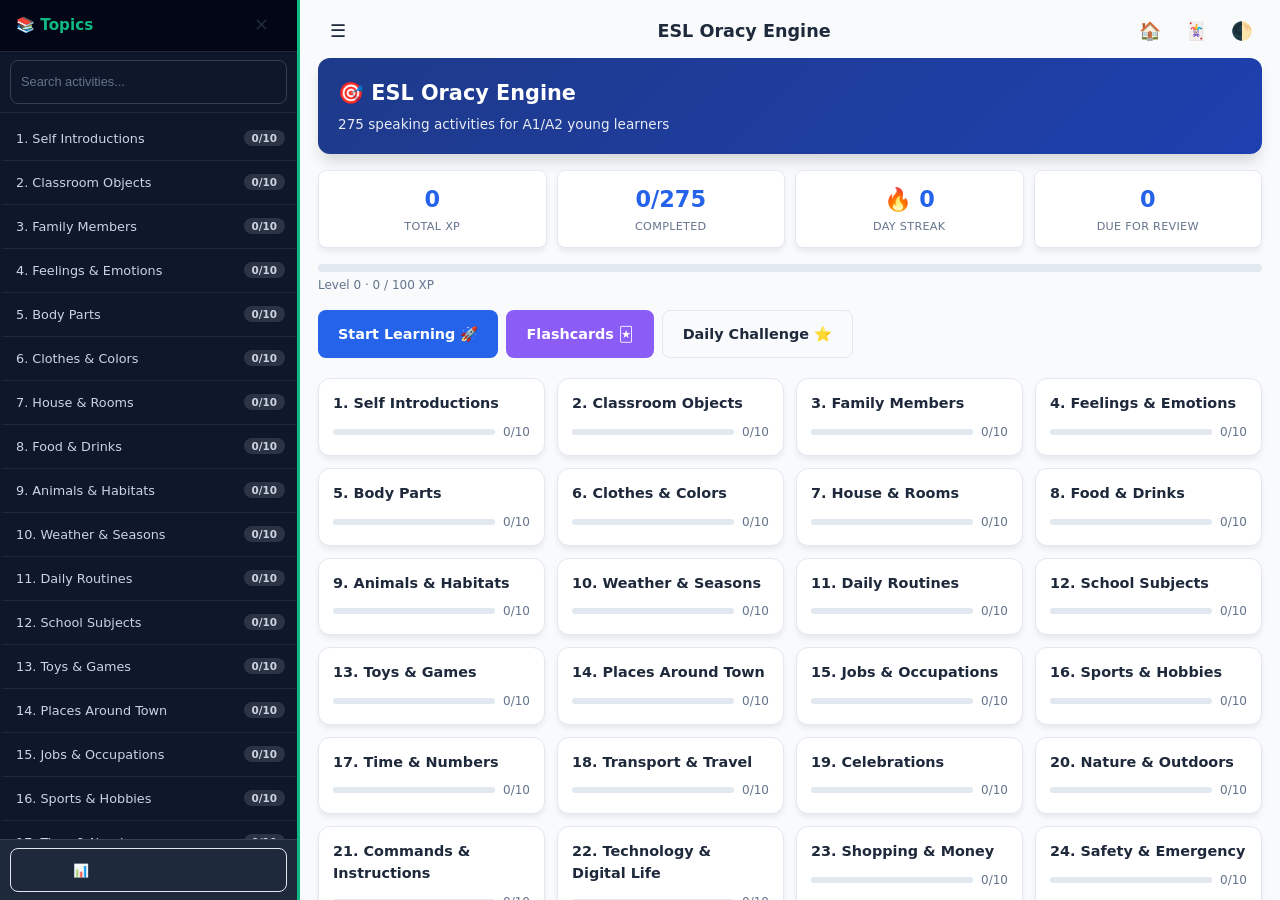
<file: esl-engine/index.html>
<!DOCTYPE html>
<html lang="en">
<head>
<meta charset="UTF-8">
<meta name="viewport" content="width=device-width,initial-scale=1.0">
<meta name="theme-color" content="#0f172a">
<meta name="description" content="ESL Oracy Engine - 275 speaking activities for A1/A2 young learners">
<title>ESL Oracy Engine</title>
<link rel="manifest" href="manifest.json">
<link rel="stylesheet" href="styles.css">
</head>
<body>
<a href="#main" class="skip-link">Skip to content</a>

<div id="sidebar" class="sidebar" role="navigation" aria-label="Topics"></div>

<div id="main" class="main-content">
  <header class="topbar">
    <button onclick="toggleSidebar()" class="btn-icon hamburger" aria-label="Open menu">☰</button>
    <span class="topbar-title">ESL Oracy Engine</span>
    <div class="topbar-actions">
      <button onclick="showView('home');renderHome()" class="btn-icon" aria-label="Home">🏠</button>
      <button onclick="showFlashcards()" class="btn-icon" aria-label="Flashcards">🃏</button>
      <button onclick="toggleDark()" class="btn-icon" aria-label="Toggle dark mode">🌓</button>
    </div>
  </header>

  <div id="view-home" class="view"></div>
  <div id="view-topic" class="view" style="display:none"></div>
  <div id="view-activity" class="view" style="display:none"></div>
  <div id="view-srs" class="view" style="display:none"></div>
  <div id="view-flashcards" class="view" style="display:none"></div>
  <div id="view-dashboard" class="view" style="display:none"></div>
  <div id="view-daily" class="view" style="display:none"></div>
  <div id="view-search" class="view" style="display:none"></div>
</div>

<div id="toast-container" aria-live="polite"></div>

<script src="data-p1.js"></script>
<script src="data-p2.js"></script>
<script src="data-p3.js"></script>
<script src="data-twisters.js"></script>
<script src="data-chants.js"></script>
<script src="data-roleplays.js"></script>
<script src="data-seasonal.js"></script>
<script src="engine.js"></script>
<script>if('serviceWorker' in navigator){navigator.serviceWorker.register('sw.js').catch(function(){});}</script>
</body>
</html>
</file>
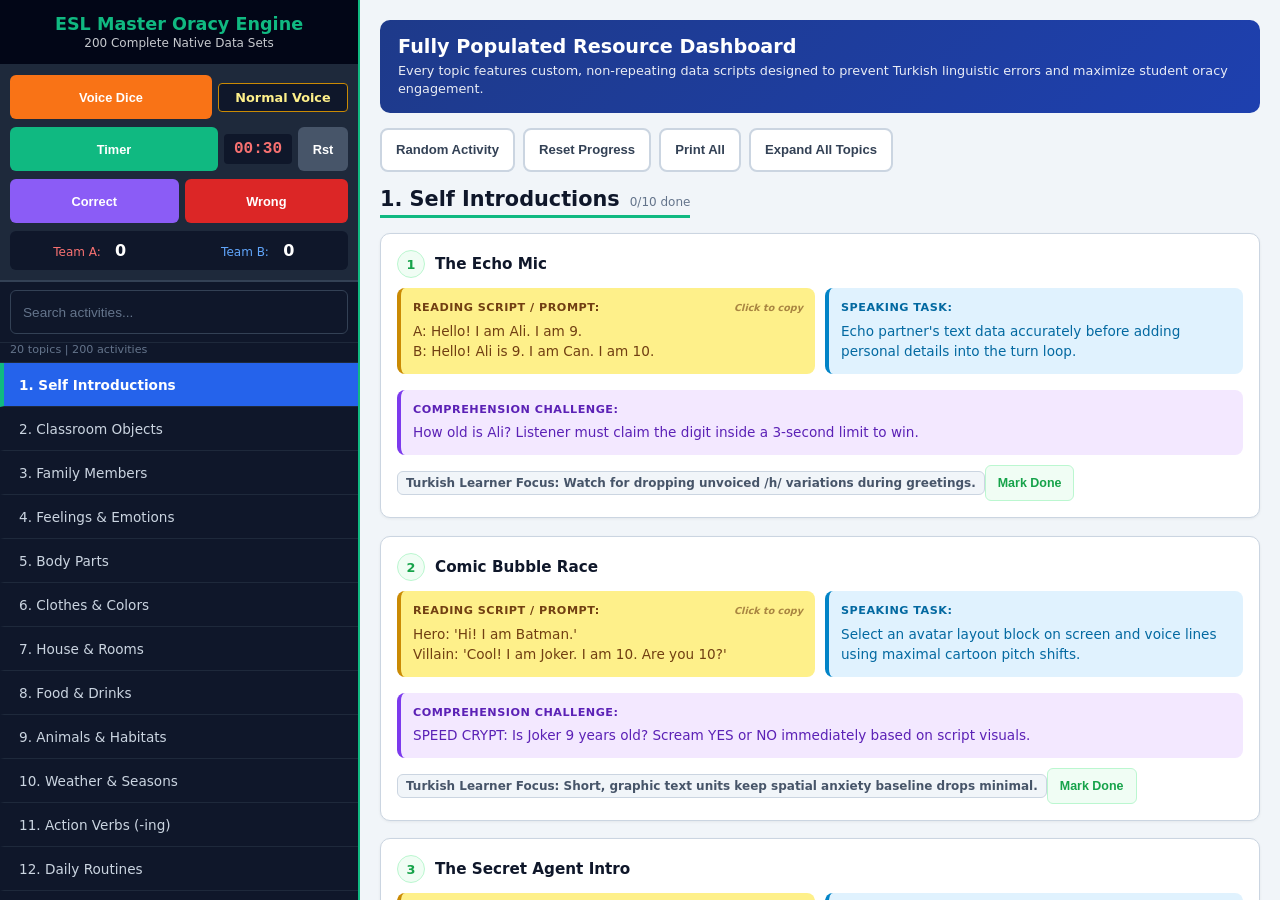
<file: ESL-Oracy-Engine.html>
<!DOCTYPE html>
<html lang="en">
<head>
    <meta charset="UTF-8">
    <meta name="viewport" content="width=device-width, initial-scale=1.0">
    <title>ESL Oracy Master Engine - 200 Activities</title>
    <style>
        :root {
            --bg-main: #f1f5f9;
            --sidebar-bg: #0f172a;
            --sidebar-hover: #1e293b;
            --text-light: #f8fafc;
            --text-dark: #334155;
            --accent-blue: #2563eb;
            --accent-green: #10b981;
            --accent-orange: #f97316;
            --accent-purple: #8b5cf6;
            --card-bg: #ffffff;
            --border-color: #cbd5e1;
            --sidebar-width: 360px;
            --header-height: 56px;
            --touch-target: 44px;
        }

        @media (prefers-color-scheme: dark) {
            :root {
                --bg-main: #0f172a;
                --text-dark: #e2e8f0;
                --card-bg: #1e293b;
                --border-color: #334155;
            }
        }

        @media (prefers-reduced-motion: reduce) {
            *, *::before, *::after {
                animation-duration: 0.01ms !important;
                transition-duration: 0.01ms !important;
            }
        }

        * { box-sizing: border-box; margin: 0; padding: 0; }
        body {
            font-family: 'Segoe UI', system-ui, -apple-system, sans-serif;
            display: flex;
            background-color: var(--bg-main);
            color: var(--text-dark);
            height: 100vh;
            height: 100dvh;
            overflow: hidden;
        }

        .skip-link {
            position: absolute;
            top: -100%;
            left: 0;
            background: var(--accent-blue);
            color: white;
            padding: 8px 16px;
            z-index: 1000;
            font-weight: 600;
            border-radius: 0 0 8px 0;
            text-decoration: none;
        }
        .skip-link:focus { top: 0; }

        /* ── SIDEBAR ── */
        .sidebar {
            width: var(--sidebar-width);
            min-width: var(--sidebar-width);
            background-color: var(--sidebar-bg);
            color: var(--text-light);
            display: flex;
            flex-direction: column;
            height: 100%;
            border-right: 2px solid var(--accent-green);
            contain: layout style;
        }
        .sidebar-header {
            padding: 14px 18px;
            background-color: #020617;
            border-bottom: 1px solid #1e293b;
            text-align: center;
            flex-shrink: 0;
        }
        .sidebar-header h2 { font-size: 1.1rem; color: var(--accent-green); font-weight: 700; }
        .sidebar-header p { font-size: 0.75rem; opacity: 0.8; margin-top: 2px; }

        /* ── TOOLS PANEL ── */
        .tools-panel {
            background-color: #1e293b;
            padding: 10px;
            border-bottom: 2px solid #334155;
            display: flex;
            flex-direction: column;
            gap: 8px;
            flex-shrink: 0;
        }
        .tool-row {
            display: flex;
            gap: 6px;
            justify-content: space-between;
            align-items: center;
        }
        .tool-btn {
            background-color: var(--accent-blue);
            color: white;
            border: none;
            padding: 8px 10px;
            border-radius: 6px;
            cursor: pointer;
            font-weight: 600;
            font-size: 0.8rem;
            flex-grow: 1;
            transition: background 0.15s;
            text-align: center;
            min-height: var(--touch-target);
            min-width: var(--touch-target);
        }
        .tool-btn:hover, .tool-btn:focus-visible { background-color: #1d4ed8; outline: 2px solid #93c5fd; outline-offset: 2px; }
        .tool-btn.orange { background-color: var(--accent-orange); }
        .tool-btn.orange:hover, .tool-btn.orange:focus-visible { background-color: #ea580c; }
        .tool-btn.green { background-color: var(--accent-green); }
        .tool-btn.green:hover, .tool-btn.green:focus-visible { background-color: #059669; }
        .tool-btn.purple { background-color: var(--accent-purple); }
        .tool-btn.purple:hover, .tool-btn.purple:focus-visible { background-color: #7c3aed; }
        .tool-btn.red { background-color: #dc2626; }
        .tool-btn.red:hover, .tool-btn.red:focus-visible { background-color: #b91c1c; }
        .tool-btn.gray { background-color: #475569; max-width: 50px; }
        .tool-btn.gray:hover, .tool-btn.gray:focus-visible { background-color: #334155; }

        .dice-display {
            background-color: #0f172a;
            color: #fef08a;
            padding: 6px;
            border-radius: 4px;
            text-align: center;
            font-size: 0.8rem;
            font-weight: bold;
            border: 1px solid #ca8a04;
            min-width: 130px;
        }
        .timer-display {
            background-color: #0f172a;
            color: #f87171;
            padding: 6px 10px;
            border-radius: 4px;
            font-family: 'Courier New', monospace;
            font-size: 1rem;
            font-weight: bold;
            min-width: 60px;
            text-align: center;
        }
        .scoreboard {
            display: flex;
            gap: 10px;
            background: #0f172a;
            padding: 6px;
            border-radius: 6px;
            justify-content: space-around;
        }
        .score-box { text-align: center; font-size: 0.75rem; }
        .score-num {
            font-size: 1rem;
            font-weight: bold;
            color: white;
            cursor: pointer;
            padding: 4px 8px;
            border-radius: 4px;
            display: inline-block;
            min-width: 32px;
            transition: background 0.15s;
        }
        .score-num:hover { background: rgba(255,255,255,0.1); }

        /* ── SEARCH ── */
        .search-container {
            padding: 8px 10px;
            border-bottom: 1px solid #1e293b;
            flex-shrink: 0;
        }
        .search-input {
            width: 100%;
            padding: 8px 12px;
            border-radius: 6px;
            border: 1px solid #334155;
            background: #0f172a;
            color: var(--text-light);
            font-size: 0.85rem;
            outline: none;
            min-height: var(--touch-target);
        }
        .search-input::placeholder { color: #64748b; }
        .search-input:focus { border-color: var(--accent-blue); box-shadow: 0 0 0 2px rgba(37,99,235,0.3); }
        .search-stats {
            font-size: 0.7rem;
            color: #64748b;
            padding: 0 10px 6px;
            border-bottom: 1px solid #1e293b;
        }

        /* ── TOPIC LIST ── */
        .topic-list {
            list-style: none;
            overflow-y: auto;
            flex-grow: 1;
            scroll-behavior: smooth;
        }
        .topic-list::-webkit-scrollbar { width: 6px; }
        .topic-list::-webkit-scrollbar-track { background: transparent; }
        .topic-list::-webkit-scrollbar-thumb { background: #334155; border-radius: 3px; }
        .topic-item {
            padding: 10px 15px;
            cursor: pointer;
            font-size: 0.85rem;
            transition: background 0.12s ease;
            color: #cbd5e1;
            border-left: 4px solid transparent;
            border-bottom: 1px solid #1e293b;
            min-height: var(--touch-target);
            display: flex;
            align-items: center;
        }
        .topic-item:hover, .topic-item:focus-visible {
            background-color: var(--sidebar-hover);
            color: var(--text-light);
            outline: none;
        }
        .topic-item.active {
            background-color: var(--accent-blue);
            color: white;
            border-left: 4px solid var(--accent-green);
            font-weight: 600;
        }
        .topic-item[aria-hidden="true"] { display: none; }

        /* ── MAIN CONTENT ── */
        .content-container {
            flex-grow: 1;
            padding: 20px;
            overflow-y: auto;
            height: 100%;
            scroll-behavior: smooth;
        }
        .welcome-card {
            background: linear-gradient(135deg, #1e3a8a, #1e40af);
            color: white;
            padding: 15px 18px;
            border-radius: 10px;
            margin-bottom: 15px;
        }
        .welcome-card h1 { font-size: 1.2rem; margin-bottom: 4px; }
        .welcome-card p { font-size: 0.8rem; opacity: 0.9; line-height: 1.4; }

        .quick-actions {
            display: flex;
            gap: 8px;
            margin-bottom: 15px;
            flex-wrap: wrap;
        }
        .quick-btn {
            background: var(--card-bg);
            border: 2px solid var(--border-color);
            border-radius: 8px;
            padding: 8px 14px;
            cursor: pointer;
            font-weight: 600;
            font-size: 0.82rem;
            color: var(--text-dark);
            min-height: var(--touch-target);
            transition: border-color 0.15s, transform 0.1s;
        }
        .quick-btn:hover, .quick-btn:focus-visible { border-color: var(--accent-blue); transform: translateY(-1px); outline: none; }

        /* ── TOPIC PANELS ── */
        .topic-panel { display: none; }
        .topic-panel.active { display: block; }
        .panel-title {
            font-size: 1.3rem;
            margin-bottom: 15px;
            color: #0f172a;
            border-bottom: 3px solid var(--accent-green);
            padding-bottom: 4px;
            display: inline-block;
        }
        .panel-progress {
            font-size: 0.75rem;
            color: #64748b;
            margin-left: 10px;
            font-weight: 400;
        }

        .activity-list { display: flex; flex-direction: column; gap: 18px; }

        .activity-card {
            background-color: var(--card-bg);
            border: 1px solid var(--border-color);
            border-radius: 10px;
            padding: 16px;
            box-shadow: 0 1px 3px rgba(0,0,0,0.06);
            transition: box-shadow 0.2s;
            contain: layout style;
        }
        .activity-card:target,
        .activity-card.highlighted {
            box-shadow: 0 0 0 3px var(--accent-green), 0 4px 12px rgba(16,185,129,0.2);
        }
        .activity-header {
            display: flex;
            align-items: center;
            gap: 10px;
            margin-bottom: 10px;
        }
        .activity-number {
            background-color: #f0fdf4;
            color: #16a34a;
            font-weight: 700;
            width: 28px;
            height: 28px;
            border-radius: 50%;
            display: flex;
            align-items: center;
            justify-content: center;
            font-size: 0.8rem;
            border: 1px solid #bbf7d0;
            flex-shrink: 0;
        }
        .activity-header h3 { font-size: 0.95rem; color: #0f172a; }
        .activity-card-done .activity-number {
            background-color: var(--accent-green);
            color: white;
            border-color: var(--accent-green);
        }

        .box-container { display: grid; grid-template-columns: 1fr 1fr; gap: 10px; margin-top: 6px; }
        .script-box, .speaking-box, .comp-box {
            border-radius: 8px;
            padding: 12px;
            font-size: 0.85rem;
            line-height: 1.5;
            cursor: pointer;
            transition: transform 0.08s, box-shadow 0.15s;
        }
        .script-box:active, .speaking-box:active, .comp-box:active { transform: scale(0.985); }
        .script-box { background-color: #fef08a; border-left: 4px solid #ca8a04; color: #713f12; }
        .speaking-box { background-color: #e0f2fe; border-left: 4px solid #0284c7; color: #0369a1; }
        .comp-box { grid-column: span 2; background-color: #f3e8ff; border-left: 4px solid #7c3aed; color: #5b21b6; margin-top: 6px; }

        .box-label {
            font-weight: 700;
            text-transform: uppercase;
            font-size: 0.7rem;
            margin-bottom: 4px;
            letter-spacing: 0.5px;
            display: flex;
            justify-content: space-between;
            align-items: center;
        }
        .click-to-copy {
            font-size: 0.6rem;
            opacity: 0.6;
            font-style: italic;
            text-transform: none;
            letter-spacing: 0;
        }
        .copy-toast {
            position: fixed;
            bottom: 20px;
            left: 50%;
            transform: translateX(-50%) translateY(80px);
            background: #16a34a;
            color: white;
            padding: 10px 20px;
            border-radius: 8px;
            font-weight: 600;
            font-size: 0.85rem;
            z-index: 999;
            pointer-events: none;
            opacity: 0;
            transition: transform 0.25s, opacity 0.25s;
        }
        .copy-toast.show { transform: translateX(-50%) translateY(0); opacity: 1; }

        .tip-tag {
            display: inline-block;
            background-color: #f1f5f9;
            color: #475569;
            font-size: 0.75rem;
            font-weight: 600;
            padding: 4px 8px;
            border-radius: 6px;
            margin-top: 10px;
            border: 1px solid #cbd5e1;
        }

        .activity-complete-btn {
            display: inline-flex;
            align-items: center;
            gap: 6px;
            margin-top: 10px;
            padding: 6px 12px;
            background: #f0fdf4;
            border: 1px solid #bbf7d0;
            border-radius: 6px;
            color: #16a34a;
            font-weight: 600;
            font-size: 0.78rem;
            cursor: pointer;
            min-height: 36px;
            transition: background 0.15s;
        }
        .activity-complete-btn:hover, .activity-complete-btn:focus-visible { background: #dcfce7; outline: none; }
        .activity-card-done .activity-complete-btn { background: #16a34a; color: white; border-color: #16a34a; }

        @keyframes flashRed { 0% { background-color: #ef4444; } 100% { background-color: var(--bg-main); } }
        @keyframes flashGreen { 0% { background-color: #10b981; } 100% { background-color: var(--bg-main); } }
        .flash-active-red { animation: flashRed 0.4s ease-out; }
        .flash-active-green { animation: flashGreen 0.4s ease-out; }

        /* ── MOBILE ── */
        .sidebar-toggle {
            display: none;
            position: fixed;
            bottom: 16px;
            right: 16px;
            width: 56px;
            height: 56px;
            border-radius: 50%;
            background: var(--accent-blue);
            color: white;
            border: none;
            font-size: 1.5rem;
            cursor: pointer;
            z-index: 100;
            box-shadow: 0 4px 12px rgba(0,0,0,0.3);
            min-height: var(--touch-target);
        }

        @media (max-width: 800px) {
            .sidebar {
                position: fixed;
                left: -100%;
                top: 0;
                height: 100%;
                z-index: 50;
                transition: left 0.25s ease;
                width: min(360px, 85vw);
            }
            .sidebar.open { left: 0; }
            .sidebar-toggle { display: flex; align-items: center; justify-content: center; }
            .overlay {
                display: none;
                position: fixed;
                inset: 0;
                background: rgba(0,0,0,0.4);
                z-index: 40;
            }
            .overlay.open { display: block; }
            .content-container { padding: 14px; }
            .box-container { grid-template-columns: 1fr; }
            .comp-box { grid-column: span 1; }
        }

        /* ── PRINT ── */
        @media print {
            .sidebar, .sidebar-toggle, .tools-panel, .search-container, .search-stats,
            .quick-actions, .welcome-card, .copy-toast, .overlay, .activity-complete-btn { display: none !important; }
            body { display: block; height: auto; overflow: visible; }
            .content-container { padding: 0; overflow: visible; height: auto; }
            .topic-panel { display: block !important; page-break-inside: avoid; }
            .activity-card { break-inside: avoid; border: 1px solid #ccc; }
            .script-box, .speaking-box, .comp-box { cursor: default; }
        }
    </style>
</head>
<body id="mainBody">
    <a href="#mainContent" class="skip-link">Skip to content</a>

    <div class="overlay" id="overlay" onclick="closeSidebar()"></div>

    <nav class="sidebar" id="sidebar" aria-label="Topics navigation">
        <div class="sidebar-header">
            <h2>ESL Master Oracy Engine</h2>
            <p>200 Complete Native Data Sets</p>
        </div>

        <div class="tools-panel">
            <div class="tool-row">
                <button class="tool-btn orange" onclick="rollVoiceDice()" aria-label="Roll voice dice">Voice Dice</button>
                <div class="dice-display" id="diceResult" role="status" aria-live="polite">Normal Voice</div>
            </div>
            <div class="tool-row">
                <button class="tool-btn green" onclick="toggleTimer()" aria-label="Toggle timer" id="timerBtn">Timer</button>
                <div class="timer-display" id="timerValue" role="timer" aria-live="off">00:30</div>
                <button class="tool-btn gray" onclick="resetTimer()" aria-label="Reset timer">Rst</button>
            </div>
            <div class="tool-row">
                <button class="tool-btn purple" onclick="triggerAudioEffect('correct')" aria-label="Play correct sound">Correct</button>
                <button class="tool-btn red" onclick="triggerAudioEffect('wrong')" aria-label="Play wrong sound">Wrong</button>
            </div>
            <div class="scoreboard">
                <div class="score-box">
                    <span style="color:#f87171;">Team A:</span>
                    <span class="score-num" id="scoreA" onclick="adjustScore('a',1)" oncontextmenu="adjustScore('a',-1);return false;" role="button" tabindex="0" aria-label="Team A score. Click to add, right click to subtract.">0</span>
                </div>
                <div class="score-box">
                    <span style="color:#60a5fa;">Team B:</span>
                    <span class="score-num" id="scoreB" onclick="adjustScore('b',1)" oncontextmenu="adjustScore('b',-1);return false;" role="button" tabindex="0" aria-label="Team B score. Click to add, right click to subtract.">0</span>
                </div>
            </div>
        </div>

        <div class="search-container">
            <input type="search" class="search-input" id="searchInput" placeholder="Search activities..." aria-label="Search activities" autocomplete="off">
        </div>
        <div class="search-stats" id="searchStats">20 topics | 200 activities</div>
        <ul class="topic-list" id="sidebarList" role="listbox" aria-label="Topic list"></ul>
    </nav>

    <button class="sidebar-toggle" id="sidebarToggle" onclick="toggleSidebar()" aria-label="Toggle sidebar menu">&#9776;</button>

    <main class="content-container" id="mainContent">
        <div class="welcome-card">
            <h1>Fully Populated Resource Dashboard</h1>
            <p>Every topic features custom, non-repeating data scripts designed to prevent Turkish linguistic errors and maximize student oracy engagement.</p>
        </div>
        <div class="quick-actions">
            <button class="quick-btn" onclick="randomActivity()">Random Activity</button>
            <button class="quick-btn" onclick="resetAllProgress()">Reset Progress</button>
            <button class="quick-btn" onclick="window.print()">Print All</button>
            <button class="quick-btn" onclick="expandAll()">Expand All Topics</button>
        </div>
        <div id="panelsContainer"></div>
    </main>

    <div class="copy-toast" id="copyToast">Copied to clipboard</div>

    <script>
    (function() {
        "use strict";

        // ── AUDIO ENGINE ──
        let audioCtx = null;
        function getAudioCtx() {
            if (!audioCtx) {
                try { audioCtx = new (window.AudioContext || window.webkitAudioContext)(); }
                catch(e) { return null; }
            }
            if (audioCtx && audioCtx.state === "suspended") audioCtx.resume();
            return audioCtx;
        }
        function playTone(freq, type, duration, startTime) {
            const ctx = getAudioCtx();
            if (!ctx) return;
            const osc = ctx.createOscillator();
            const gain = ctx.createGain();
            osc.type = type;
            osc.frequency.setValueAtTime(freq, startTime);
            gain.gain.setValueAtTime(0.06, startTime);
            gain.gain.exponentialRampToValueAtTime(0.0001, startTime + duration);
            osc.connect(gain);
            gain.connect(ctx.destination);
            osc.start(startTime);
            osc.stop(startTime + duration);
        }
        window.triggerAudioEffect = function(type) {
            const now = getAudioCtx() ? getAudioCtx().currentTime : 0;
            const body = document.getElementById("mainBody");
            body.classList.remove("flash-active-red", "flash-active-green");
            void body.offsetWidth;
            if (type === "correct") {
                body.classList.add("flash-active-green");
                playTone(523, "sine", 0.08, now);
                playTone(659, "sine", 0.08, now + 0.08);
                playTone(783, "sine", 0.08, now + 0.16);
                playTone(1046, "sine", 0.2, now + 0.24);
            } else {
                body.classList.add("flash-active-red");
                playTone(150, "sawtooth", 0.25, now);
            }
        };

        // ── STATE PERSISTENCE ──
        const STORAGE_KEY = "esl_engine_state";
        function loadState() {
            try { return JSON.parse(localStorage.getItem(STORAGE_KEY)) || {}; }
            catch(e) { return {}; }
        }
        function saveState(state) {
            try { localStorage.setItem(STORAGE_KEY, JSON.stringify(state)); }
            catch(e) {}
        }
        let state = loadState();
        if (!state.scores) state.scores = { a: 0, b: 0 };
        if (!state.completed) state.completed = {};
        if (!state.activeTopic) state.activeTopic = 0;

        // ── TIMER ──
        let timerInterval = null;
        let timerSeconds = state.timerSeconds || 30;
        const timerValueEl = document.getElementById("timerValue");
        const timerBtnEl = document.getElementById("timerBtn");

        function updateTimerDisplay() {
            const m = Math.floor(timerSeconds / 60).toString().padStart(2, "0");
            const s = (timerSeconds % 60).toString().padStart(2, "0");
            timerValueEl.textContent = m + ":" + s;
        }
        window.toggleTimer = function() {
            if (timerInterval) {
                clearInterval(timerInterval);
                timerInterval = null;
                timerBtnEl.textContent = "Timer";
            } else {
                timerBtnEl.textContent = "Pause";
                timerInterval = setInterval(function() {
                    if (timerSeconds > 0) {
                        timerSeconds--;
                        updateTimerDisplay();
                    } else {
                        clearInterval(timerInterval);
                        timerInterval = null;
                        timerBtnEl.textContent = "Timer";
                        triggerAudioEffect("wrong");
                    }
                }, 1000);
            }
        };
        window.resetTimer = function() {
            clearInterval(timerInterval);
            timerInterval = null;
            timerSeconds = 30;
            state.timerSeconds = 30;
            saveState(state);
            updateTimerDisplay();
            timerBtnEl.textContent = "Timer";
        };
        updateTimerDisplay();

        // ── DICE ──
        const diceStyles = [
            "Robot Voice!", "Monster Voice!", "Whisper Mode!", "Royal Accent!",
            "Squeaky Voice!", "Super Fast!", "Slow Motion!", "Pirate Voice!",
            "Opera Singer!", "News Anchor!", "Alien Voice!", "Baby Voice!"
        ];
        window.rollVoiceDice = function() {
            document.getElementById("diceResult").textContent =
                diceStyles[Math.floor(Math.random() * diceStyles.length)];
        };

        // ── SCORES ──
        window.adjustScore = function(team, val) {
            const key = team.toLowerCase();
            state.scores[key] = Math.max(0, (state.scores[key] || 0) + val);
            document.getElementById("score" + team.toUpperCase()).textContent = state.scores[key];
            saveState(state);
        };
        document.getElementById("scoreA").textContent = state.scores.a;
        document.getElementById("scoreB").textContent = state.scores.b;

        // ── COPY TO CLIPBOARD ──
        let toastTimeout = null;
        function showToast(msg) {
            const toast = document.getElementById("copyToast");
            toast.textContent = msg || "Copied to clipboard";
            toast.classList.add("show");
            clearTimeout(toastTimeout);
            toastTimeout = setTimeout(function() { toast.classList.remove("show"); }, 1800);
        }
        window.copyToChat = function(el) {
            const text = el.innerText
                .replace(/.*Reading Script.*?:\s*\n?/i, "")
                .replace(/.*Click to copy.*$/gm, "")
                .trim();
            if (navigator.clipboard && navigator.clipboard.writeText) {
                navigator.clipboard.writeText(text).then(function() {
                    var orig = el.style.backgroundColor;
                    el.style.backgroundColor = "#bbf7d0";
                    showToast();
                    setTimeout(function() { el.style.backgroundColor = orig; }, 250);
                }).catch(function() { fallbackCopy(text); });
            } else {
                fallbackCopy(text);
            }
        };
        function fallbackCopy(text) {
            var ta = document.createElement("textarea");
            ta.value = text;
            ta.style.position = "fixed";
            ta.style.opacity = "0";
            document.body.appendChild(ta);
            ta.select();
            try { document.execCommand("copy"); showToast(); }
            catch(e) { showToast("Copy failed - select manually"); }
            document.body.removeChild(ta);
        }

        // ── PROGRESS TRACKING ──
        function toggleComplete(topicId, actIndex) {
            var key = topicId + "_" + actIndex;
            if (state.completed[key]) {
                delete state.completed[key];
            } else {
                state.completed[key] = Date.now();
            }
            saveState(state);
            renderProgress();
        }
        function isComplete(topicId, actIndex) {
            return !!state.completed[topicId + "_" + actIndex];
        }
        function renderProgress() {
            document.querySelectorAll(".activity-card").forEach(function(card) {
                var tid = parseInt(card.dataset.topicId);
                var aid = parseInt(card.dataset.actIndex);
                var btn = card.querySelector(".activity-complete-btn");
                if (isComplete(tid, aid)) {
                    card.classList.add("activity-card-done");
                    if (btn) btn.textContent = "Completed";
                } else {
                    card.classList.remove("activity-card-done");
                    if (btn) btn.textContent = "Mark Done";
                }
            });
            document.querySelectorAll(".panel-title").forEach(function(title) {
                var tid = parseInt(title.closest(".topic-panel").dataset.topicId);
                var topic = DATA.find(function(t) { return t.id === tid; });
                if (!topic) return;
                var done = topic.activities.filter(function(_, i) { return isComplete(tid, i); }).length;
                var span = title.querySelector(".panel-progress");
                if (!span) {
                    span = document.createElement("span");
                    span.className = "panel-progress";
                    title.appendChild(span);
                }
                span.textContent = done + "/" + topic.activities.length + " done";
            });
        }
        window.resetAllProgress = function() {
            if (confirm("Reset all progress and scores?")) {
                state.completed = {};
                state.scores = { a: 0, b: 0 };
                saveState(state);
                document.getElementById("scoreA").textContent = "0";
                document.getElementById("scoreB").textContent = "0";
                renderProgress();
                showToast("Progress reset");
            }
        };

        // ── MOBILE SIDEBAR ──
        window.toggleSidebar = function() {
            document.getElementById("sidebar").classList.toggle("open");
            document.getElementById("overlay").classList.toggle("open");
        };
        window.closeSidebar = function() {
            document.getElementById("sidebar").classList.remove("open");
            document.getElementById("overlay").classList.remove("open");
        };

        // ── SEARCH ──
        var searchInput = document.getElementById("searchInput");
        var searchStats = document.getElementById("searchStats");
        searchInput.addEventListener("input", function() {
            var q = this.value.toLowerCase().trim();
            var items = document.querySelectorAll(".topic-item");
            var matchedTopics = 0;
            var matchedActivities = 0;
            items.forEach(function(item) {
                var tid = parseInt(item.dataset.target.replace("panel-", ""));
                var topic = DATA.find(function(t) { return t.id === tid; });
                if (!topic) return;
                if (!q) {
                    item.removeAttribute("aria-hidden");
                    matchedTopics++;
                    matchedActivities += topic.activities.length;
                    return;
                }
                var topicMatch = topic.title.toLowerCase().includes(q);
                var actMatches = topic.activities.filter(function(a) {
                    return a.title.toLowerCase().includes(q) ||
                           a.script.toLowerCase().includes(q) ||
                           a.speaking.toLowerCase().includes(q) ||
                           a.game.toLowerCase().includes(q);
                }).length;
                if (topicMatch || actMatches > 0) {
                    item.removeAttribute("aria-hidden");
                    matchedTopics++;
                    matchedActivities += topicMatch ? topic.activities.length : actMatches;
                } else {
                    item.setAttribute("aria-hidden", "true");
                }
            });
            searchStats.textContent = matchedTopics + " topics | " + matchedActivities + " activities" + (q ? " found" : "");
            if (!q && matchedTopics > 0) {
                var firstVisible = document.querySelector(".topic-item:not([aria-hidden])");
                if (firstVisible) firstVisible.click();
            }
        });

        // ── RANDOM ACTIVITY ──
        window.randomActivity = function() {
            var tIdx = Math.floor(Math.random() * DATA.length);
            var aIdx = Math.floor(Math.random() * DATA[tIdx].activities.length);
            selectTopic(tIdx);
            setTimeout(function() {
                var card = document.querySelector('[data-topic-id="' + DATA[tIdx].id + '"][data-act-index="' + aIdx + '"]');
                if (card) {
                    card.scrollIntoView({ behavior: "smooth", block: "center" });
                    card.classList.add("highlighted");
                    setTimeout(function() { card.classList.remove("highlighted"); }, 2500);
                }
            }, 100);
        };

        // ── EXPAND ALL ──
        window.expandAll = function() {
            document.querySelectorAll(".topic-panel").forEach(function(p) { p.classList.add("active"); });
        };

        // ── KEYBOARD NAV ──
        document.addEventListener("keydown", function(e) {
            if (e.key === "Escape") closeSidebar();
        });
        document.getElementById("scoreA").addEventListener("keydown", function(e) {
            if (e.key === "Enter" || e.key === " ") { e.preventDefault(); adjustScore("a", 1); }
        });
        document.getElementById("scoreB").addEventListener("keydown", function(e) {
            if (e.key === "Enter" || e.key === " ") { e.preventDefault(); adjustScore("b", 1); }
        });

        // ── DATA (all 20 topics, 10 activities each = 200) ──
        var DATA = [
            {
                id: 1, title: "1. Self Introductions",
                activities: [
                    { title: "The Echo Mic", script: "A: Hello! I am Ali. I am 9.<br>B: Hello! Ali is 9. I am Can. I am 10.", speaking: "Echo partner's text data accurately before adding personal details into the turn loop.", game: "How old is Ali? Listener must claim the digit inside a 3-second limit to win.", tip: "Watch for dropping unvoiced /h/ variations during greetings." },
                    { title: "Comic Bubble Race", script: "Hero: 'Hi! I am Batman.'<br>Villain: 'Cool! I am Joker. I am 10. Are you 10?'", speaking: "Select an avatar layout block on screen and voice lines using maximal cartoon pitch shifts.", game: "SPEED CRYPT: Is Joker 9 years old? Scream YES or NO immediately based on script visuals.", tip: "Short, graphic text units keep spatial anxiety baseline drops minimal." },
                    { title: "The Secret Agent Intro", script: "Agent X: 'Stop! I am Agent X. I am 10 years old.'<br>Agent Y: 'Copy that, Agent X. Move forward!'", speaking: "Deliver the script lines entirely in a stealthy classroom whisper tone variant.", game: "DEEP CODE DETECTIVE: Read silently. What letter is the secret agent named after?", tip: "Vocal character play works wonders to bypass performance fear thresholds." },
                    { title: "Identity Card Swap", script: "Profile Array: Name: Harry Potter | Age: 11<br>Output Target: 'Hello, I am Harry Potter and I am 11.'", speaking: "Adopt the assigned identity text block and declare values confidently as your true profile.", game: "CARD FLASH: Teacher hides the text string. Partner must recall name/age data from memory.", tip: "Forces target word processing without querying internal native data sets." },
                    { title: "Fast Counting Ball", script: "Teacher: '[Tosses plush toy]'<br>Student: 'Boom! I am Elif. I am 9. [Tosses toy back]'", speaking: "Catch screen tracking item. Clear the baseline identity tags within an explicit 2-second target window.", game: "PASS-CHAIN CHECK: What name did the previous speaker say? Next speaker must clear it first.", tip: "Blocks translation loops from forming within native sentence setups." },
                    { title: "The Lie Detective", script: "Manifest: '1. I am Emre. 2. I am 10 years old. 3. I am a green monster.'", speaking: "Read out the three explicit data lines with a completely straight performance face.", game: "LIAR VERIFICATION: Which sentence index is the absolute structural lie? Click code number.", tip: "Utilizes baseline verb states natively in full interactive context options." },
                    { title: "Rhythmic Clap Intros", script: "Loop: [Clap-Clap-Snap] 'I am / Efe / I am / 10!'<br>[Clap-Clap-Snap] 'She is / Sude / She is / 9!'", speaking: "Maintain structural hand claps while nesting personal metrics smoothly into the rhythm cadence.", game: "METRONOME COMP: Did Efe state he was 9 or 10? Stomp once for 9, twice for 10.", tip: "Directly combats syllable-timed speech delivery habits from native speakers." },
                    { title: "Guess Who Card", script: "Cryptic Text: 'He is 10. He is a boy. His favorite color is red.'", speaking: "One student reads out the profile parameters. The target peer group tracks internal datasets.", game: "CHRONO SCANNER: Identify which classroom classmate matches the read criteria before timer fires.", tip: "Builds rigorous active listening patterns alongside basic vocabulary processing." },
                    { title: "Puppet Master Greeting", script: "Puppet A: 'Hello! What is your name?'<br>Puppet B: 'Hi! My name is Leo. I am a happy lion!'", speaking: "Manipulate toy physical items while outputting dialog tracks completely via character masks.", game: "MONSTER LOG: Is Leo a sad lion? Shouting group must correct the target entry.", tip: "Highly safe and effective strategy for introverted young learners." },
                    { title: "The Mirror Match", script: "A: 'I am here!' [Jaw dropped open]<br>B: 'I am here!' [Exact layout duplication]", speaking: "Exaggerate lip and jaw openings during the live camera reading string execution.", game: "MUSCLE BALANCE DETECT: Did speaker A use a wide smile or a round layout? Claim target tag.", tip: "Isolates and trains target oral spacing constraints for foreign English vowels." }
                ]
            },
            {
                id: 2, title: "2. Classroom Objects",
                activities: [
                    { title: "The Blindfold Guide", script: "A: 'Look! This is a pencil. That is a book.'<br>B: 'Okay! I am touching the pencil now.'", speaking: "Direct a blindfolded classmate around local workspace targets using clear demonstrative syntax frames.", game: "SPELL STEAL: Spell the item object out loud to claim double score units for your squad.", tip: "Directly anchors demonstrative spatial indicators via physical coordination tasks." },
                    { title: "Spy Glass Riddles", script: "Clue Card: 'It is yellow. It is long. It is on the table.'<br>Output: 'It is a pencil!'", speaking: "Decode the visual riddle block to peers without mentioning the hidden solution text keyword.", game: "CRACK THE VECTOR: Identify the hidden room object using three specific attributes from text.", tip: "Replaces traditional heavy reading passages with short target strings." },
                    { title: "The Three S Plurals", script: "Matrix: Book/s/ | Dog/z/ | Box/iz/<br>Target Lines: 'Two books. Three dogs. Four boxes.'", speaking: "Read out the changing plural noun configurations on screen, hitting the desk base on voiced triggers.", game: "COUNT CAPTURE: How many total structural boxes were parameterised? Log number digit.", tip: "Eliminates flat native morphophonemic errors by isolating final consonant voicing." },
                    { title: "Magic Disappearing Box", script: "A: 'Where is the ruler?'<br>B: 'Look! It is gone! The box is empty!'", speaking: "Review an onscreen array card block for 4 seconds before one target component transitions to invisible.", game: "VANISH MATRIX: State the missing object using a complete sentence within 2 seconds.", tip: "Promotes rapid spatial syntax formulation and active memory tracking." },
                    { title: "Tap and Shout", script: "Matrix: [Ruler] -> [Eraser] -> [Notebook]<br>Scream Loop: 'Ruler! Eraser! Notebook!'", speaking: "Read individual highlighted vocabulary terms instantly as the teacher changes panel illumination.", game: "RAPID EYE TRACKER: Hit the matching interactive panel before highlighting velocity increases.", tip: "Directly combats reading hesitation by targeting immediate sight-word automaticity." },
                    { title: "Object Auction Game", script: "Form: 'I want three blue pens for ten points!'<br>Auctioneer: 'Sold! Three pens for ten points!'", speaking: "Allocate points value tokens to bid on digital target blocks by reading syntax combinations.", game: "BALANCE AUDIT: Did the purchase contain blue pens or red pens? Check statement text.", tip: "Combines count systems and item nouns seamlessly inside high-stakes class loops." },
                    { title: "Sound Sorting Race", script: "A: 'Chair! Ch-ch-chair!' [Jump Left]<br>B: 'Sharpener! Sh-sh-sharpener!' [Jump Right]", speaking: "Chant target cards while sorting via positional jumping tracks.", game: "ACOUSTIC MISSILE: Hold up correct color markers corresponding to matching sound groupings.", tip: "Clears up target spelling block confusion profiles common to young A1 learners." },
                    { title: "Slap Board Script", script: "Text Prompt: 'Use this to cut paper.'<br>Vocalization: 'Scissors! These are scissors!'", speaking: "Scan text arrays rapidly to link functional actions with correct noun definitions.", game: "INTERACTIVE SLAP SPRINT: First user to tap the screen object after silent reading wins the quadrant.", tip: "Establishes concrete cognitive tracks connecting item operations to text strings." },
                    { title: "Bag Explorer Dialogue", script: "A: 'What is in your bag?'<br>B: '[Feels blindly] It is cold. It is long. It is a pen!'", speaking: "Search school bags blindly. Deliver real-time tactile attributes before pulling out targets to confirm.", game: "ADJECTIVE AUDIT: Name the exact tactile parameters chosen by the presenter during the guessing loop.", tip: "Nurtures spontaneous real-time generation of spatial descriptors under active game settings." },
                    { title: "The Echo Chamber", script: "Teacher: '[Low pitch] Ru-ler.'<br>Class: '[Low pitch] Ru-ler!'", speaking: "Replicate precise tone modifications applied by the teacher while holding items up to the camera.", game: "ACOUSTIC RADAR: Did the class duplicate the correct structural tone scale values? Vote live.", tip: "Uses vocal pitch modifications to map phonemic recall into permanent memory." }
                ]
            },
            {
                id: 3, title: "3. Family Members",
                activities: [
                    { title: "The Royal Tree Roleplay", script: "King: 'Who is he?'<br>Prince: 'He is my brother. He is the prince!'", speaking: "Adopt extreme royal character identities and execute dialogue text blocks using snobbish tones.", game: "TREE RADAR: Identify the relationship link between the prince and the king using text data.", tip: "Transforms static graph worksheets into active, dramatic group roleplay challenges." },
                    { title: "Whispered Lineage", script: "Secret String: 'My mother's sister is my aunt.'<br>Output Tag: 'AUNT!'", speaking: "Deliver relationship definitions down the audio sequence track using rhythmic whispering blocks.", game: "RELATIONSHIP MAZE: Who is my mother's sister? Decode text options on screen to lock points.", tip: "Pairs micro listening targets with orthographic processing validation metrics." },
                    { title: "Celebrity Mashup Tree", script: "Text Clue: 'Shrek is the father. Fiona is the mother. Who is he?'<br>Target: 'He is Baby Shrek!'", speaking: "Analyze absurd cross-over animation family structures and verbalize relationship conclusions.", game: "CHARACTER GRAPH: Select the correct hybrid child profile icon based on text constraints.", tip: "High-interest visual themes keep reading aversion low across A1 cohorts." },
                    { title: "Possessive Pronoun Toss", script: "Matrix: [Girl + notebook]<br>Chant: 'This is HER notebook! That is HIS game!'", speaking: "Catch screen items. Match avatar layout markers to fire target possessive frameworks instantly.", game: "MODIFIER AUDIT: Did the girl own the notebook or the game? Read display fields.", tip: "Blocks the persistent native error of applying uniform possessive suffixes." },
                    { title: "Voice Actor Audition", script: "Baby: 'Wah! My sister is big!'<br>Grandpa: 'Heh, my sister is old!'", speaking: "Deliver family lines while modulating acoustic properties to reflect character ages.", game: "CHARACTER MATCH: Tap the target node that claimed their sibling was highly aged.", tip: "Stretches speaking endurance via entertaining comedic play rules." },
                    { title: "Photo Match Description", script: "Text: 'This family has one grandmother, two daughters, and one small dog.'", speaking: "One player executes text data blocks out loud; their partner tracks graphic matching configurations.", game: "DECOY RADAR: Spot the false background graphic containing an unauthorized brother element.", tip: "Improves textual decoding validation against geometric visual options." },
                    { title: "The Cartoon Interview", script: "Interrogator: 'Welcome! Is she your mother?'<br>Star: 'No! She is my manager! She is crazy!'", speaking: "Execute a live broadcast interview layout using preset structural questionnaire text templates.", game: "RECORD DECRYPTOR: Identify the true management relationship linking the target entities.", tip: "Builds functional sentence generation habits using immediate situational roleplay." },
                    { title: "Syllable Clap Trees", script: "Rhythm: 'Mo-ther [2] / Grand-fa-ther [3] / Fa-ther [2]'", speaking: "Perform physical desk taps corresponding to structural syllable values in kinship terms.", game: "BEAT BOX: Find the longest kinship noun term from the display list based on sound count.", tip: "Directly treats native errors regarding flat syllable timing stresses." },
                    { title: "The Blueprint Tracker", script: "Directive: 'Move up to Father. Move left to Uncle.'<br>Vocalization: 'Hello Uncle!'", speaking: "Navigate an active family graph framework by executing rapid structural text commands.", game: "NAVIGATION AUDIT: Did the tracking block end on the uncle or the cousin? Confirm visual.", tip: "Assists non-linear readers with geometric parsing layouts on screen." },
                    { title: "The Family Fixer", script: "Teacher: 'This is my son [Points to old lady graphic].'<br>Group: 'Stop! She is your grandmother!'", speaking: "Slam desks and shout corrective updates as the teacher delivers deliberately flawed text claims.", game: "REPAIR SCORE: First team to speak the correct gender/relationship patch scores triple points.", tip: "Maintains intense concentration metrics across the whole learner cohort." }
                ]
            },
            {
                id: 4, title: "4. Feelings & Emotions",
                activities: [
                    { title: "The Emotion Dice", script: "Text: 'I want my apple juice right now!'<br>Options: 1. Angry | 2. Scared | 3. Tired", speaking: "Roll virtual overlay values. Deliver a text block entirely within that distinct emotional profile.", game: "STATE DECRYPTOR: Match the voice profile to the correct written index target.", tip: "Eliminates visual reading fatigue by infusing immediate acting tasks." },
                    { title: "Mouth Shape Balance", script: "Pairs: Angry vs Hungry<br>Drill: 'I am angry! I am hungry!'", speaking: "Exaggerate jaw expansion variations for 'angry' vs neutral vocalization during high-speed loops.", game: "TARGET SOUND: Click the icon matching whether the speaker needs food or a combat zone.", tip: "Resolves short vowel production overlap vectors common in native systems." },
                    { title: "Silent Movie Script", script: "Actor: '[Mimes intense weeping]'<br>Reader: 'Oh no! She is very sad today!'", speaking: "One player translates emotional vectors via mime; their partner decodes the matching text string.", game: "ACTOR DATA LINK: Pick the text label that perfectly matches the performer's kinetic actions.", tip: "Pairs physical expression metrics with standalone functional reading targets." },
                    { title: "The Guessing Hot Seat", script: "Class: '[Acts terrified, trembling arms]'<br>Target: 'Are you scared?' -> Class: 'YES!'", speaking: "Face away from display. Analyze peer physical behaviors to extract target emotion vectors.", game: "HOT SEAT VELOCITY: Clear the target hidden word string under a 15-second tracking limit.", tip: "Maximizes conversational peer spoken output volumes across the cohort." },
                    { title: "The Volume Slider", script: "Text: 'I am super excited! Look at me!'<br>Scale: [Whisper] -> [Maximum Power]", speaking: "Adjust vocal output intensities continuously to track a moving cursor on a screen graph.", game: "SCALE TRACK: Did the reader drop below baseline threshold during whisper tasks?", tip: "Engages active breath support training to eliminate speech timidity blocks." },
                    { title: "Comic Outbursts", script: "Panel 1: 'BOOM!' | Panel 2: 'Ouch! I am angry!' | Panel 3: 'Heh! Now I am happy.'", speaking: "Deliver high-energy comic strip exclamations in pairs matching target text assets.", game: "MOOD SEQUENCE: Reconstruct the emotional path order using initial text indicators.", tip: "Reduces reading resistance by replacing paragraphs with punchy text frames." },
                    { title: "Energy Barometer", script: "Low: 'I am tired... I am bored...' | High: 'I am excited! I am happy!'", speaking: "Incorporate posture drops for low-energy descriptors and vertical jumps for high-energy sets.", game: "METRIC AUDIT: Classify new vocabulary cards into high/low kinetic energy bins.", tip: "Anchors semantic terminology into long-term channels via physical action." },
                    { title: "Ping Pong Dialogues", script: "A: 'Are you okay?' | B: 'No, I am hot!'<br>A: 'Are you sad?' | B: 'No, I am cold!'", speaking: "Exchange rapid emotional status queries across the theater layout matching strict rhythm profiles.", game: "FLOW CONTROL: Maintain the syntax exchange loop without pauses for 30 seconds.", tip: "Automates fundamental question-answer construction sequences for fluent deployment." },
                    { title: "Sound Effect Match", script: "Audio: [Yawning sound]<br>Board: '1. Angry | 2. Tired | 3. Happy'", speaking: "Analyze incoming noise attributes and read aloud the matching structural definition sentence.", game: "TRANSCRIPTION LINK: Select the text index that resolves the background sound file.", tip: "Links non-linguistic audio inputs directly to functional grammatical text strings." },
                    { title: "The Mood Switcher", script: "Text: 'I am walking to school and everything is fine... [SHOCK!] ...and now I see a ghost!'", speaking: "Alter vocal emotional registers mid-sentence upon receiving a live prompt cue word from the teacher.", tip: "Disrupts rigid word-by-word reading styles while expanding flexible oral expression." }
                ]
            },
            {
                id: 5, title: "5. Body Parts",
                activities: [
                    { title: "Monster Lab Blueprints", script: "Blueprint: 'The alien has three red eyes, four long arms, and one big foot.'", speaking: "Deliver explicit text instructions to a partner to construct an accurate biological illustration.", game: "ANATOMICAL AUDIT: Count structural items drawn to verify execution against text rules.", tip: "Frames reading as active blueprints instead of pass-fail comprehension logs." },
                    { title: "Simon Says Remix", script: "Simon: 'Touch your teeth! Touch your foot! Touch your feet!'", speaking: "Execute physical actions rapidly matching irregular plural structures delivered via game lines.", game: "IRREGULAR SHIFT: Differentiate foot/feet and tooth/teeth instantly under pressure.", tip: "Isolates and trains difficult plural noun properties using spatial sensory processing." },
                    { title: "Doctor Patient Skit", script: "Doctor: 'What is the matter?'<br>Patient: 'Oh! My head is blue and my ears are big!'", speaking: "Conduct diagnostic checkups using medical intake forms and unusual symptom arrays.", game: "DIAGNOSTIC CHART: What specific primary color was the patient's head parameterised as?", tip: "Embeds reading development inside interactive real-world roleplay frames." },
                    { title: "Laser Pointer Sprint", script: "Map: [Anatomy Vector]<br>Target: [Shoulders] -> Output: 'Shoulders!'", speaking: "Scream out the text tag instantly as the laser illuminates specific muscle segments.", game: "QUADRANT CONQUEST: Lock in map sectors by decoding labels before competitors react.", tip: "Maintains intense peer engagement during mechanical vocabulary loading stages." },
                    { title: "Phonetic Body Taps", script: "Short /e/: Head! Leg! | Long /i:/: Knees! Teeth!", speaking: "Tap appropriate physical limbs matching specific target English vowel length parameters.", game: "RHYME STEAL: Supply an additional anatomical term matching the target vowel class live.", tip: "Links structural touch indicators to cognitive vowel classification systems." },
                    { title: "Shadow Monster Claims", script: "A: 'Look at the shadow! It has a big head!'<br>B: 'No! It has long fingers!'", speaking: "Debate the dimensions of strange screen silhouettes using targeted sentence loops.", game: "SILHOUETTE TRIVIA: Vote on which animal shape the hand silhouette accurately mirrors.", tip: "Encourages spatial vocabulary generation within fluid, unscripted group discussions." },
                    { title: "The Giant Label Race", script: "A: 'Grab the leg card!'<br>B: 'I am reading it! The leg goes here!'", speaking: "Coordinate text asset drops onto matching skeletal structures under strict counting clock frames.", game: "GRID SPEED: First team to align all labels safely claims a triple bonus drop.", tip: "Merges text character identification with precision manual coordination tasks." },
                    { title: "Silly X-Ray Profiles", script: "Text: 'This boy has a banana in his stomach and a toy car in his head.'", speaking: "Decode unusual cartoon diagnostic records aloud to verify system data maps.", game: "RADAR X-RAY: Identify the hidden fruit asset inside the target chest cavity view.", tip: "Engages humor tracks to eliminate reading avoidance blocks instantly." },
                    { title: "Tongue Twister Limbs", script: "Chant: 'Ten tiny toes touching tomatoes on top of Tom's television!'", speaking: "Repeat consonant cluster loops three times fast while increasing vocal velocity markers safely.", tip: "Polishes muscular articulation control loops for complex English phonetic starts." },
                    { title: "Anatomy Beat Box", script: "Beat: [Stomp-Clap] 'Eyes! Ears! Mouth! Nose!'<br>[Stomp-Clap] 'Hands! Arms! Legs! Toes!'", speaking: "Coordinate body part declarations precisely with an active classroom percussion track.", game: "METRIC DROP: Identify which row member missed dropping their word onto the sync beat.", tip: "Uses musical timing to lock accurate English word stress rules down firmly." }
                ]
            },
            {
                id: 6, title: "6. Clothes & Colors",
                activities: [
                    { title: "Fashion Runway Run", script: "Host: 'Look at Efe! He is wearing a green hat and a yellow t-shirt!'", speaking: "Strut past your live camera while a partner reads your style card.", game: "STYLE TRAP: Read along. Did the presenter say blue or green? Flag the error!", tip: "Converts descriptive reading into an active performance challenge." },
                    { title: "Wrong Color Alarm", script: "Graphic: [Pink Banana] -> Output: 'Stop! A pink banana is crazy!'", speaking: "Identify inaccurate color pairings and speak the grammatical fix using correct word order.", game: "ORDER DEFENSE: Spot modifier placement errors within text streams to gain score.", tip: "Directly treats the persistent native habit of breaking modifier sequences." },
                    { title: "The Packing Checklist", script: "Text: 'Pack two blue socks, one red dress, and one green shoe.'", speaking: "Read out text manifests to coordinate your classmate's gear selection.", game: "MANIFEST COUNT: Add up all the requested clothing items. What is the final number?", tip: "Minimizes reading input down to high-impact, non-threatening micro text pieces." },
                    { title: "Clothes Line Phonics", script: "Cards: 'Shirt' vs 'Skirt' vs 'Shorts'<br>Line: 'I want the yellow skirt!'", speaking: "Shoot or click text assets hanging on a digital clothes line upon accurate phonemic decoding.", game: "TEXT RADAR: Identify orthographic character variations separating target items.", tip: "Connects close-up reading analysis to active gamified classroom victories." },
                    { title: "Locker Spy Mission", script: "Data: 'The spy is wearing a black coat, green pants, and a white hat.'", speaking: "Decode cryptic outfit sheets silently to determine character profiles.", game: "AVATAR CLASSIFIER: Match text constraints to the correct character model on screen.", tip: "Enhances quiet scanning behaviors paired with instantaneous verbal declaration loops." },
                    { title: "Texture Blend Chants", script: "Chant: 'A spotted sock! A striped shirt! A plain dress!'", speaking: "Introduce style attributes via rhythmic choral drills supported by image assets.", game: "PATTERN RADAR: Link text terminology to abstract visual fabric prints instantly.", tip: "Scales up descriptive vocabulary by relying on structured phonetic chants." },
                    { title: "Laundry Mix-Up Fight", script: "A: 'This is MY red shirt!'<br>B: 'No! Your shirt is green! This is MY shirt!'", speaking: "Execute a high-argument 4-line script dealing with disputed gear ownership.", tip: "Funny conflicts within scripts drive massive spikes in authentic verbal output." },
                    { title: "Color Morph Vox", script: "Vocal Spectrum: Red /e/ -> Yellow /e/ -> Green /i:/", speaking: "Transition vowel sounds smoothly matching shifts across an onscreen color gradient.", game: "WAVEFORM AUDIT: Did the team balance target vowel outputs accurately as the shade shifted?", tip: "Trains muscular control to alternate between unfamiliar phonemic landing zones." },
                    { title: "Avatar Design Lab", script: "Directive: 'Put a blue jacket on the monkey and give him pink shoes!'", speaking: "Issue clothing modification commands to direct the teacher's canvas updates live.", game: "CANVAS SPRINT: First team to build a logical outfit configuration locks the score.", tip: "Boosts class agency by translating spoken output into real-time graphics changes." },
                    { title: "Price Tag Readouts", script: "Menu: 'Blue T-Shirt: $5 | Red Skirt: $10' -> 'The blue t-shirt is five dollars!'", speaking: "Read store inventory panels aloud to purchase digital gear using functional frames.", game: "RETAIL CALC: Total up the invoice cost using text values. What is the total?", tip: "Introduces high-utility real-world survival vocabulary into early A1 training." }
                ]
            },
            {
                id: 7, title: "7. House & Rooms",
                activities: [
                    { title: "Haunted House Flashlight", script: "Hunter: 'Look! There is a green monster in the kitchen!'", speaking: "Sweep a digital flashlight across a dark layout map and shout out room claims instantly.", game: "SAFE ZONE: Read the text track. Which specific room contains zero danger flags?", tip: "High-suspense settings drive rapid, uninhibited sentence generation." },
                    { title: "Furniture Layout Grid", script: "Card: 'The sofa goes in the living room next to the window.'", speaking: "Read directional labels aloud to guide furniture design block arrangement.", game: "BLUEPRINT VERIFICATION: Is the asset near the door or window? Quote coordinates.", tip: "Replaces standard writing logs with an active spatial layout challenge." },
                    { title: "Preposition Trap Loops", script: "Chant: 'In the box! On the box! Under the box! Next to the box!'", speaking: "Chant locations while physically positioning a miniature item relative to a container.", game: "PREPOSITION SPEED: Accelerate loop tempos until structural drop errors occur.", tip: "Conquers the native error regarding missing standalone preposition markers." },
                    { title: "Real Estate Pitch", script: "Card: 'This house has five bathrooms and a pool in the bedroom!'", speaking: "Read absurd real estate lists using an elite developer voice persona.", game: "MARKETING RECALL: Name the ridiculous feature hidden in the bedroom text section.", tip: "Provides humorous motivation for students to decode extended text blocks." },
                    { title: "GPS Maze Navigator", script: "GPS: 'Go straight. Enter the bedroom. Stop next to the bed.'", speaking: "Deliver precise direction instructions to guide a blind classmate through a virtual maze.", game: "ROUTE AUDIT: First team to guide their character to exit safely logs victory.", tip: "Refines spatial articulation clarity and steady communication tracks." },
                    { title: "Broken Appliance Skit", script: "Tenant: 'Help! My TV is in the bathroom and my fridge is in the garden!'", speaking: "Run a funny service call roleplay focusing on scrambled room layouts.", game: "INFRASTRUCTURE: Read the text chart. Where is the refrigerator currently located?", tip: "Frames noun-preposition arrays inside memorable interactive scripts." },
                    { title: "Magnified Pixel Guess", script: "A: 'Is it a bed in a bedroom?'<br>B: 'No! It is a cooker in a kitchen!'", speaking: "Debate room object identities using heavily zoomed, pixelated image clues.", game: "PIXEL DECRYPTOR: First player to correctly identify room and item wins the sector.", tip: "Sparks authentic class conversation using basic vocabulary tools." },
                    { title: "Blueprint Echo Tracing", script: "Chant: 'This is the hall. [Trace] This is the living room. [Trace square]'", speaking: "Trace home boundary vectors on screen while outputting room tags chorally.", game: "BOUNDARY SYNC: Did the speaker sync their voice with the visual border lines?", tip: "Directly links geometric border vectors to accurate phonemic label outputs." },
                    { title: "Audio Location Trap", script: "Audio: [Frying sounds] -> Output: 'He is in the kitchen!'", speaking: "Analyze room sound effect components and state the correct spatial matching line.", game: "AUDIO RADAR: Select the text option that best accounts for the acoustic input.", tip: "Prioritizes environmental listening pathways over mechanical text translations." },
                    { title: "The Speed Town Sprint", script: "Card: [GARAGE] -> Action: '[Simulates fast steering wheels]'", speaking: "Decode uppercase room vocabulary cards instantly and map them to physical gestures.", game: "REFLEX SCANNER: First team to show the proper gesture matching the text panel scores.", tip: "Accelerates connection tracks between text shapes and physical realities." }
                ]
            },
            {
                id: 8, title: "8. Food & Drinks",
                activities: [
                    { title: "Chef's Orders Script", script: "Chef: 'Quick! Chop the tomatoes! Pour the milk! Fry the fish!'", speaking: "Shout culinary command scripts to a partner who must execute kitchen miming rapidly.", game: "COMMAND RECALL: Which item did the chef command to chop instead of fry?", tip: "Hides dense instructional text reading inside an exciting high-speed game." },
                    { title: "Taste Expression Run", script: "Board: Sour -> Sweet -> Bitter | Line: 'This lemon is so sour!'", speaking: "Deliver taste descriptors while simulating the facial muscle reaction to that flavor.", game: "SEMANTIC SENSOR: Which vocabulary term forces your eyes to squeeze shut tightly?", tip: "Reinforces semantic vocabulary attributes via physical motor memory links." },
                    { title: "Countable Clap Loops", script: "Much: 'How MUCH milk?' [Stomp] | Many: 'How MANY apples?' [Clap]", speaking: "Organize food cards into grammatical categories via syncopated rhythm loops.", game: "QUANTIFIER ACCURACY: Catch the mistake if a countable item triggers a 'Much' stomp.", tip: "Directly trains the classic A1 mass/count noun distinction boundary." },
                    { title: "Menu Order Marketplace", script: "Customer: 'I want a big burger and two cold cokes, please!'", speaking: "Read, evaluate invoice values, and procure food items using high-graphic menu boards.", game: "CHECKOUT AUDIT: Total up the cash cost based on text menu fields.", tip: "Provides high-value real-world survival fluency within interactive simulations." },
                    { title: "The Silent Tasting", script: "A: '[Mimes peeling long fruit and chewing]' -> B: 'You are eating a sweet banana!'", speaking: "Mime food consumption. Partners guess the item and flavor parameters.", game: "GESTURE LOG: Pick the text label matching the eating method shown.", tip: "Promotes expressive visual communication alongside targeted structural language usage." },
                    { title: "The Mystery Blender", script: "Card: 'Fish + Milk + Banana + Tomato' -> 'YUCK! That is a disgusting smoothie!'", speaking: "Read horrific ingredient lists to calculate text-based recipe scores.", game: "SMOOTHIE VOTE: Select the blend card that yields the highest grossness level.", tip: "Drives massive peer interaction spikes by utilizing shock value and comedy." },
                    { title: "Food Truck Pitch", script: "Pitch: 'Welcome to Dino Burger! We have big T-Rex burgers and hot lava juice!'", speaking: "Outline a 3-item fast-food display card and read a promotional pitch aloud.", game: "INVENTOR CONQUEST: Vote on the most creative food truck menu options.", tip: "Nurtures public performance confidence within clear, high-interest structures." },
                    { title: "Supermarket Sweep Memory", script: "List: 'Buy: 4 apples, 1 cheese, 2 milks, 5 fish.'", speaking: "Flash text strings for 8 seconds. Recall and state items aloud using proper plurals.", game: "INVENTORY RECOVERY: First squad to reproduce the complete shopping list wins.", tip: "Sharpens rapid short-term text processing and structural memory retention loops." },
                    { title: "The Phonic Picnic", script: "Rule: 'Only pack short /æ/ words.' -> Turn: 'I pack an apple! No bananas!'", speaking: "Filter food option sheets using strict acoustic sound constraints verified via spoken claims.", game: "PHONIC GUARD: Block any items whose vowel properties don't match target boundaries.", tip: "Polishes sound classification skills during rapid vocabulary filtering tasks." },
                    { title: "Bizarre Combo Reaction", script: "A: 'Do you want some chocolate chicken?' -> B: 'No! Chocolate chicken is terrible!'", speaking: "Spin random items. Read the combination aloud and display intense gut disgust.", game: "COMBO VELOCITY: First pair to clear the offer/rejection script gets the score.", tip: "Uses humor to reduce self-consciousness and multiply spontaneous speaking repetitions." }
                ]
            },
            {
                id: 9, title: "9. Animals & Habitats",
                activities: [
                    { title: "Safari Documentary Host", script: "Host: 'Look right! A big lion is running in the grass. It is fast!'", speaking: "Act as a wildlife film narrator, reading an onscreen scrolling description over muted video.", game: "DOCU-ALERT: Is the creature executing velocity movement or static sleep? Check text.", tip: "Binds tracking reading speeds to fluid cinematic visual vectors." },
                    { title: "Animal Talent Auditions", script: "Monkey: 'I am a monkey. I can climb trees, but I can't fly.'", speaking: "Perform talent show scripts focusing on a sharp negative stop sound for 'can't'.", game: "AUDITION METRIC: State the exact physical limitation the monkey explicitly mentioned.", tip: "Locks modal verbs while correcting standard terminal unvoiced sound omissions." },
                    { title: "Zoo Escape Tracker", script: "Clue: 'The animal has stripes. It is not in the jungle. It is in the water!'", speaking: "Read mystery clue strings to narrow down animal matches on a terrain matrix.", game: "CAPTURE SPRINT: First team to isolate the coordinate of the escaped beast wins.", tip: "Subverts boring comprehension by running an active criminal tracking investigation." },
                    { title: "Syllable Animal Roars", script: "Drill: 'El-e-[ROAR!] / Hip-po-[ROAR!]-ta-mus / Gi-[ROAR!]-raffe'", speaking: "Shout multi-syllable wildlife terms, replacing the primary stress with an animal sound.", game: "METRIC STRESS: Identify which syllable slice held the target roaring volume pulse.", tip: "Highlights word stress rules dynamically using unforgettable auditory anchors." },
                    { title: "Camouflage Spotter", script: "A: 'Where is the snake?' -> B: 'It is under the green leaf next to the rock.'", speaking: "Scan landscape photography to point out hidden biological components using location markers.", game: "HIDDEN MATRIX: Locate all camouflaged lifeforms before the tracking timer clears.", tip: "Ensures focused visual engagement during structural classroom talking rounds." },
                    { title: "Guessing Fact Files", script: "Card: 'I have big ears. I have a long nose. I am grey. What am I?'", speaking: "Read structural fact cards aloud. Partners evaluate clues to map to animal drawings.", game: "FACT DECRYPTOR: Identify the matching wildlife target before countdown alerts fire.", tip: "Links listening comprehension drills to active text verification tasks." },
                    { title: "Mythical Creature Lab", script: "A: 'My monster has a tiger head, a bird body, and shark teeth!'", speaking: "Combine wildlife attributes on a canvas block and describe the creation to classmates.", game: "HYBRID DESIGN: Point out the three source animals used to construct the creature.", tip: "Uses creative expression to bypass vocabulary fatigue from traditional reading lists." },
                    { title: "Acoustic Mimic Loops", script: "Audio: [Wolf howl] -> 'Wolf! Wolf! A wild wolf is howling!'", speaking: "Replicate wildlife call sound files, then immediately fire a target structure sentence three times.", game: "DUPLEX SOUND: Match the biological audio signature to the correct written vocabulary tag.", tip: "Builds tight acoustic tracking pathways inside cognitive processing tracks." },
                    { title: "Predator Prey Speed Deck", script: "Card: 'The lion is bigger than the cat. The shark is faster than the fish.'", speaking: "Read trait metrics aloud from a playing card deck to capture or escape opponent icons.", game: "COMPARATIVE VELOCITY: Pick the card whose data values outperform the competitor.", tip: "Lays clean cognitive foundations for subsequent comparative adjective blocks." },
                    { title: "Habitat Rule Checklist", script: "Text: 'Desert Animals: No thick fur. Loves hot weather. Drinks little water.'", speaking: "Read landscape survivability parameters to evaluate if a creature asset can survive.", game: "HABITAT FORENSICS: Can a polar bear survive the desert text? Quote the fatal rule.", tip: "Encourages logical analytical processing within controlled A1 grammatical structures." }
                ]
            },
            {
                id: 10, title: "10. Weather & Seasons",
                activities: [
                    { title: "Green Screen Report", script: "Reporter: 'Oh no! It is raining cats and dogs in London! Grab your umbrella!'", speaking: "Deliver an energetic weather forecast in front of a shifting graphic climate map.", game: "METROPOLIS RADAR: Identify the specific city experiencing intense storms.", tip: "Shifts textual reading toward engaging theatrical display mechanics." },
                    { title: "Suitcase Packing Race", script: "Alert: 'Attention! It is freezing and snowing outside!' -> 'Pack the heavy coat!'", speaking: "Identify changing weather slide parameters and read out matching gear tags rapidly.", game: "SUDDEN SHIFT: Weather flashes to 'BOILING'. First squad to drop winter tags scores.", tip: "Integrates weather terminology and clothing into an active multi-layered decision board." },
                    { title: "Ambient Noise Orchestra", script: "Text: 'The wind is blowing. [Shakes paper] Rain is falling. [Taps desk]'", speaking: "Generate weather sound effects using workspace gear while reading the text sheet aloud.", game: "FOLEY SYMMETRY: Did the audio production match the text timeline markers?", tip: "Simultaneously engages auditory, visual, and manual feedback loops for deep learning." },
                    { title: "Climate Scale Modulation", script: "Scale: Freezing -> Cold -> Warm -> Hot -> Boiling! | 'It is FREEZING!' [Shiver]", speaking: "Vocalize a weather phrase while altering voice texture and body posture.", game: "THERMAL PITCH: Rank performances from lowest temperature profile to highest.", tip: "Refines fine phonetic muscle control and expressive pronunciation habits." },
                    { title: "Explorer Diary Scroll", script: "Text: 'Day 4. The sun is not shining. It is dark. The snow is very deep.'", speaking: "Deliver an explorer's journal entry script using high-drama voice narration methods.", tip: "Capitalizes on childhood pretend play habits to boost reading endurance levels." },
                    { title: "Shifting Sky Vectors", script: "A: 'Move the dark cloud over the sun.' -> B: 'Look! Now it is cloudy and grey!'", speaking: "Rearrange interactive digital sky vectors on a screen board while narrating changes live.", game: "CLIMATE VECTOR: Forecast the upcoming room weather status using shifting text blocks.", tip: "Maintains strong group attention during structural grammar instruction routines." },
                    { title: "Umbrella Preposition Run", script: "Chant: 'The umbrella is over the doll! The snow is on the umbrella!'", speaking: "Manipulate a desk-toy umbrella across target points while chanting locational frameworks.", game: "PREPOSITION SHIELD: Accelerate location shifts until syntax alignment fails.", tip: "Firmly grounds positional grammar via concrete physical interaction maps." },
                    { title: "Climate Lie Detector", script: "Report: 'Tomorrow it is sunny, hot, and snowing red ice cream.' -> 'STOP! Fake!'", speaking: "Deliver a weather report containing an impossible climate event to test listener focus.", game: "IMPOSSIBILITY CRACKER: Identify the phrase that breaks real-world weather logic.", tip: "Uses surprise and comedy to maximize active listening indexes." },
                    { title: "Global Radio Bulletins", script: "DJ: 'Good morning! It is sunny in Izmir and very rainy in Istanbul today!'", speaking: "Read weather station updates using an energetic radio host voice filter overlay.", game: "REGIONAL DATA: Which city requires purchasing rain gear text items?", tip: "Builds extended paragraph reading stamina without triggering display fatigue." },
                    { title: "Satellite Map Sprints", script: "Text: [THUNDERSTORM] -> Action: '[Clicks cursor rapidly onto lightning clip]'", speaking: "Link climate vocabulary text cards to dynamic satellite imagery arrays under time pressure.", game: "SATELLITE CONQUEST: First user to anchor the text badge to the map element wins.", tip: "Accelerates visual word-recognition speeds and forms immediate concept links." }
                ]
            },
            {
                id: 11, title: "11. Action Verbs (-ing)",
                activities: [
                    { title: "Live Sports Caster", script: "Caster: 'Look at Ali! He is running! He is jumping! What a game!'", speaking: "Narrate a classmate's camera slow-motion action live using full present continuous.", game: "EVENT LOG: Read along with the audio. Name the two verbs the actor executed.", tip: "Treats the persistent native habit of adding a hard terminal 'G' sound." },
                    { title: "The Ding-Dong Drill", script: "Chant: 'Ding-dong, ding-dong! Running, jumping, singing, all day long!'", speaking: "Loop the phonic chant while keeping your finger pressed to your chin to block jaw drops.", game: "CHIN LOCK: Spot which player dropped their jaw to trigger an illegal 'GE' suffix.", tip: "Enforces clean nasal word endings via mechanical physical constraints." },
                    { title: "Action Remote Control", script: "Controller: 'Fast Forward! He is eating fast!' -> 'Rewind! He is eating backward!'", speaking: "Alter action speeds matching commands from a partner operating a remote control.", game: "VELOCITY MODULATION: Maintain present continuous syntax as action speed triples.", tip: "Maintains high physical motivation during intensive grammar drilling segments." },
                    { title: "Comic Strip Voiceover", script: "Panel 1: 'Gasp! A monster is coming!' | Panel 2: 'Help! We are flying!'", speaking: "Voice high-action manga panels using extreme dramatic exclamation styles.", game: "SCENARIO TRIVIA: Identify why the characters are flying based on previous frames.", tip: "Reduces anxiety by replacing text walls with high-impact script fragments." },
                    { title: "Speed Card Match", script: "Text: [SWIMMING] + Graphic: [Swimmer] -> Output: 'He is swimming! Check!'", speaking: "Race against a countdown clock to link written actions to correct illustrative cards.", game: "AUTOMATICITY: Clear all card pairings inside a strict 15-second filter.", tip: "Improves sight-word recognition and speeds direct-to-concept reading transitions." },
                    { title: "Charade Action Train", script: "A: '[Passes mime down row]' -> Final: 'You are cooking!'", speaking: "Transmit a physical action down a chain until the final player decodes the target verb.", game: "GESTURE TELEGRAPHY: First team chain to map gesture to text scores.", tip: "Builds collaborative classroom language habits and maintains collective focus." },
                    { title: "Verb Battery Station", script: "Flaw: 'He running.' -> [BUZZER] -> Fix: 'He IS running!'", speaking: "Identify flawed sentences missing auxiliary verbs and hit a desk buzzer to speak the patch.", game: "BATTERY CHARGER: First squad to supply the missing auxiliary locks the target point.", tip: "Highlights and treats the common A1 error of dropping helping verbs." },
                    { title: "Shadow Play Tracker", script: "Audience: 'Look! A bird is flying!' -> 'No, a hand is moving!'", speaking: "Narrate shifting silhouette changes live using proper continuous syntax frames.", game: "SHADOW DECRYPTOR: Guess the hidden prop based on audience continuous description text.", tip: "Maintains exceptionally high group speaking metrics during extended presentations." },
                    { title: "Silly Routine Script", script: "A: 'What are you doing?' -> B: 'I am playing the piano with my feet!'", speaking: "Execute a dialogue detailing absurd multi-tasking actions in pairs.", game: "ABSURDITY COUNT: Total up how many illegal tool applications were claimed.", tip: "Expands sentence length capacity by linking grammar to funny mental imagery." },
                    { title: "Action Interrupter", script: "Teacher: 'FREEZE!' -> Student: 'I am washing my ears! x3'", speaking: "Lock posture instantly on command and chant your active verb statement three times.", game: "STATUE RETRIEVAL: Fail the turn if any limb shift occurs during the 3-repetition loop.", tip: "Injects spontaneous game pressure to test immediate grammatical recall under tension." }
                ]
            },
            {
                id: 12, title: "12. Daily Routines",
                activities: [
                    { title: "Liar Cross-Exam", script: "Candidate: 'I wake up at 6:00. I eat a shark for breakfast. I go to school at 8:00.'", speaking: "Deliver habit statements containing one massive hidden untruth with a straight face.", game: "FRAUD DETECTIVE: Read along. Which statement presents an impossible food claim?", tip: "Practices first-person present simple within an engaging social game frame." },
                    { title: "Gamer Character Day", script: "Gamer: 'Super Mario wakes up at 10:00. He eats a mushroom. He jumps on turtles.'", speaking: "Voice the daily schedule of a video game hero using dramatic narrator tones.", game: "HERO QUEST: At what hour does the character begin? Extract digit from text logs.", tip: "Frames reading as attractive gaming lore rather than dry grammar sheets." },
                    { title: "Time-Clock Chant", script: "Chant: '[Clock hits 7:00] I wake up! | [8:00] I eat bread!'", speaking: "Chant routine actions synchronized with shifts on an interactive model clock.", game: "CHRONO LOOP: Miss points if your cadence trails the clock hand transition.", tip: "Directly maps digital numbers and analog dials to everyday schedule syntax." },
                    { title: "S-Ending Sorting Board", script: "s: Walks, Eats | z: Plays, Runs | iz: Watches, Washes", speaking: "Sort third-person singular verbs into phonics categories based on ending sound.", game: "MORPHEME RADAR: Hit the bell if the word requires /iz/ vocal addition.", tip: "Directly fixes missing third-person markers by calling out pronunciation shifts." },
                    { title: "Routine Charade Race", script: "Mimer: '[Acts sleeping brush routine]' -> 'He washes his teeth at night!'", speaking: "Exaggerate routine behaviors while peers race to formulate the third-person descriptive text.", game: "THIRD PERSON SPRINT: First user to assemble accurate verb + marker text gets the point.", tip: "Leverages physical comedy to drive deep long-term vocabulary retention." },
                    { title: "Schedule Builder Puzzle", script: "Block: 'Alex washes his dog at 4:00 PM. He does homework at 5:00 PM.'", speaking: "Read fragmented schedule details aloud to organize a chaotic timeline onto a clean grid.", game: "LOGIC ORDER: Arrange activity blocks to prevent overlapping schedule events.", tip: "Sharpens visual layout scanning and logical text organization strategies." },
                    { title: "Alarm Clock Sprints", script: "Audio: [Alarm] -> Text: 'I brush my hair.' -> Student: 'I brush my hair!'", speaking: "Decode and read aloud target routine text strips before the countdown alarm triggers.", game: "PANIC READER: Cut down hesitation by launching sentences against sound keys.", tip: "Uses urgent acoustic cues to bypass stuttering blocks and accelerate delivery." },
                    { title: "Celebrity Star Interview", script: "Reporter: 'Do you sleep in a gold bed?' -> Star: 'No! I sleep on the cold floor!'", speaking: "Roleplay an aggressive media interview detailing eccentric habits.", game: "MEDIA EXPOSED: Identify the star's sleeping surface choice from the interview log.", tip: "Boosts spontaneous output by letting kids be completely silly inside safe roles." },
                    { title: "Habit Loop Symphony", script: "Beat: [Slap-Slap-Clap] 'I wash my face!' | [Slap-Slap-Clap] 'He washes his face!'", speaking: "Inject routine descriptions onto a continuous classroom desk-tapping percussion track.", tip: "Locks natural sentence flow and contraction habits using musical spacing templates." },
                    { title: "Day in Reverse", script: "Script: 'I go to sleep. I brush my teeth. I eat dinner. I go home.'", speaking: "Read and verbalize a daily routine completely backward without shattering syntax rules.", game: "REVERSE MATRIX: First player to transition from bedtime to waking text without typos wins.", tip: "Pushes cognitive flexibility while demanding absolute focus on verb sequencing rules." }
                ]
            },
            {
                id: 13, title: "13. Sports & Hobbies",
                activities: [
                    { title: "Club Recruiter Skit", script: "Recruiter: 'Do you like gaming? Join our club! We play games every day!'", speaking: "Utilize persuasive frames to pitch custom fantasy clubs to peer group members.", game: "CLUB CALC: Tally up team recruitment numbers based on positive verbal choices.", tip: "Encourages persuasive intonation structures and organic turn-taking habits." },
                    { title: "Can/Can't Balance Test", script: "Drill: 'I can play tennis! [Balance] I can't surf! [Drops foot]'", speaking: "Read capability arrays while performing single-leg balances, dropping to accentuate the negative 'T'.", game: "CAPABILITY AUDIT: Identify the aquatic skill the speaker lacks based on physical drops.", tip: "Uses direct kinetic feedback to map critical grammar values cleanly." },
                    { title: "Gear Match Discovery", script: "Text: 'You need a big orange ball, a high hoop, and sports shoes for this hobby.'", speaking: "Decode equipment texts aloud to connect tools to correct athletic player models.", game: "INVESTIGATOR: Identify the target hobby using three noun equipment components.", tip: "Bridges noun classification groups directly to target action verbs." },
                    { title: "Sports Arena Scream", script: "Audio: [Cheering] -> Text: 'He shoots! He scores! Wow!'", speaking: "Deliver broadcast sports commentary aloud over loud background audience tracks.", game: "DECIBEL CHAMPION: Maintain speech clarity values over loud audio interference.", tip: "Strengthens baseline breath control, projection, and performance confidence." },
                    { title: "Hobby Mashup Lab", script: "Formula: Karate + Basketball = 'Karate Basketball' | 'You can kick the ball.'", speaking: "Synthesize two sport types randomly and explain the custom rules using basic modals.", game: "RULE BOOK: Spot structural violations within the new sport pitch sheet.", tip: "Forces authentic language synthesis by requiring explanation of an invented dynamic." },
                    { title: "Sports Card Trader", script: "A: 'I have Messi. Speed 99. I want Ronaldo.' | B: 'Ronaldo has power 100!'", speaking: "Negotiate trade matrices by reading numerical statistics off player cards.", game: "MARKET BALANCE: Secure an optimal transaction value using card data.", tip: "Taps into collection instincts to maximize number and noun reading cycles." },
                    { title: "Movement Collocation Sort", script: "Chant: 'PLAY football! GO swimming! DO karate!' [Stomp on shifts]", speaking: "Categorize sport terms under correct verb collocations using rapid kinetic routines.", game: "COLLOCATION DEFENSE: Buzz instantly if 'Do football' pairing drops.", tip: "Resolves tricky verb collocation rules via repetitive musical memory tracks." },
                    { title: "Slow-Mo Coach Critique", script: "Coach: 'Stop! You are holding the racket wrong! Stand up! Look at the ball!'", speaking: "Issue live corrective training orders to a partner performing poorly.", game: "IMPERATIVE DRILL: Track how many verbal correction commands were accurately executed.", tip: "Builds imperative sentence formats and trains interactive loop handling." },
                    { title: "Secret Fan Guessing", script: "Clue: 'My favorite hobby needs ice, a small black puck, and sharp skates.'", speaking: "Detail sports configurations relying strictly on tool nouns to disguise the identity.", game: "BEAST MODE DECRYPTOR: Match the gear list to the proper sports name card.", tip: "Reinforces precise vocabulary mapping without relying on native translations." },
                    { title: "Championship Script", script: "Announcer: 'It is the final second! He runs! He shoots! GOAL! The crowd goes wild!'", speaking: "Read dramatic sports finale scripts in pairs using high-intensity announcement voices.", game: "FINALE STAMINA: Execute the script inside a tight 8-second window without errors.", tip: "Combats flat native monotone by introducing high-stakes emotional performance keys." }
                ]
            },
            {
                id: 14, title: "14. My Town & Places",
                activities: [
                    { title: "GPS Map Navigation", script: "GPS: 'Go straight for two blocks. Turn left at the cinema.'", speaking: "Act as an automated vehicle guidance tool reading directional maps to navigate an avatar.", game: "DESTINATION CACHE: What municipal building sits directly next to the terminal point?", tip: "Converts abstract directional tracking sheets into active navigation commands." },
                    { title: "Missing Diamond Caper", script: "Card: 'Suspect was seen at 4:00 PM near the bank. He has a big bag.'", speaking: "Read detective sighting files aloud to locate a thief on an urban grid.", game: "CRIMINAL COORDINATE: Pinpoint the heist building using timeline textual clues.", tip: "Nests reading validation inside an intriguing crime mystery game." },
                    { title: "Town Layout Builder", script: "A: 'Put the school behind the park.' -> B: 'The school is behind the park. Check!'", speaking: "Deliver urban design directives to organize structures on a map grid canvas.", game: "ARCHITECTURE LAB: Verify if graphical drops match the text logs.", tip: "Promotes collaborative puzzle resolution while reinforcing spatial syntax." },
                    { title: "Lost Tourist Roleplay", script: "Tourist: 'Excuse me, I am lost! Where is the hospital?' | Local: 'Next to the cafe.'", speaking: "Execute basic civic orientation dialogues tracking destination vectors on map cards.", game: "TOURIST LIFELINE: Provide correct directions before the virtual travel clocks reset.", tip: "Isolates functional community language and hammers survival conversational skills." },
                    { title: "City Noise Tracker", script: "Audio: [Sirens + bells] -> Text: '1. Police Station | 2. Church | 3. Toy Shop'", speaking: "Analyze city acoustic files and read out the matching facility name card.", game: "ACOUSTIC MATCH: Link the city noise sample to its text title label.", tip: "Uses multi-sensory cues to link concepts to text shapes without translation." },
                    { title: "Postcard Reader Circle", script: "Postcard: 'Greetings from London! I am in a cafe next to a big museum. It is rainy!'", speaking: "Read micro travel postcard texts aloud so listening pairs deduce the travel spot.", game: "DEDUCTION CIRCLE: Extract landmarks from text to claim the target vector.", tip: "Keeps reading task sizes accessible, non-threatening, and easy for A1 readers." },
                    { title: "The Mayor's Speech", script: "Mayor: 'Attention! The cinema is now free! The school is closed! Go eat ice cream!'", speaking: "Put on comedy garments and read community alerts using majestic tones.", game: "MAYOR DECREE: State the funny new law introduced for educational facilities.", tip: "Injects authority play mechanics into reading to drive extreme student buy-in." },
                    { title: "Urban Preposition Trap", script: "Chant: 'The bank is BETWEEN the cafe and the shop! The park is BEHIND the school!'", speaking: "Chant spatial setups while manually adjusting layout blocks across desk zones.", game: "POSITION BLITZ: Swap tiles immediately as the text sequence alters speed frames.", tip: "Locks down spatial sentence structures by connecting to tactile manual tasks." },
                    { title: "Real Estate Showroom", script: "Agent: 'Look at this building! It is between a volcano and a zoo!'", speaking: "Pitch crazy urban properties using a pre-written 3-point sales profile sheet.", game: "SHOWROOM AUDIT: Identify the natural environmental threat surrounding the property.", tip: "Creates structural speaking loops by converting grammar into active marketing pitch." },
                    { title: "Speed Town Sprint", script: "Text: [SUPERMARKET] -> Action: '[Mimes pushing shopping carts frantically]'", speaking: "Decode uppercase municipal text boxes instantly and convert them to physical gestures.", game: "SIGHT WORD RUN: First squad to transition from text shape to kinetic response wins.", tip: "Maintains optimal pacing while creating instant links between script and physical meaning." }
                ]
            },
            {
                id: 15, title: "15. Transport & Travel",
                activities: [
                    { title: "Border Control Check", script: "Agent: 'Where are you going?' -> 'I am going to Paris by plane! Here is my ticket.'", speaking: "Validate travel metrics by cross-examining passenger parameters on boarding passes.", game: "MANIFEST FORENSICS: Identify the vehicular option chosen to travel to the destination.", tip: "High authenticity models keep immersion high and maximize voluntary speech outputs." },
                    { title: "Vehicle Soundboard", script: "Text: 'The train goes chug-chug!' [Noise] | 'The rocket goes blast!'", speaking: "Produce vehicle sound effects synchronously while reading script text tags.", game: "AUDIO CAPTURE: Pair the voice pulse to its correct orthographic vehicle card.", tip: "Injects child-centric sound components into text blocks to avoid reader fatigue." },
                    { title: "Ticket Counter Script", script: "Clerk: 'One ticket to London, please.' | Traveler: 'Ten pounds. The train leaves at five.'", speaking: "Execute transit transactional dialogues under strict game clock limitations.", game: "DEPARTURE RECALL: What hour does the transit asset depart according to text?", tip: "Nurtures practical A1 fluency frameworks for independent foreign travel settings." },
                    { title: "Adjective Speed Race", script: "Chant: 'A plane is FAST! [Clap] A bike is SLOW! [Stomp] A train is LONG! [Jump]'", speaking: "Contrast transit velocity metrics through fast physical gestures linked to comparative syntax.", game: "SCALE CHALLENGE: First team to sequence speed values accurately wins.", tip: "Lays clear paths for comparative logic blocks via immediate somatic hooks." },
                    { title: "Crazy Captain PA", script: "Captain: 'This is your captain. We are flying through a storm of flying bananas!'", speaking: "Broadcast erratic cockpit emergency announcements over a simulated flight microphone.", game: "EMERGENCY VERIFY: What unusual climate component did the captain declare?", tip: "Drives high-expression reading by setting reading inside an exciting simulated crisis." },
                    { title: "Lost Luggage Finder", script: "Manifest: 'Lost: One big green suitcase with a yellow star ribbon.'", speaking: "Decode freight tracking parameters to locate lost property in a terminal grid.", game: "RECOVERY CODE: State the ribbon pattern attributes from the text manifest.", tip: "Focuses visual scanning on searching for explicit descriptive descriptors." },
                    { title: "Travel Route Tracker", script: "Route: 'First, I go to Italy by boat. Then, Rome by train. Finally, I walk.'", speaking: "Trace complex itinerary vectors across world charts while announcing transport shifts aloud.", game: "LOGISTICS AUDIT: List the three consecutive travel modes in the itinerary.", tip: "Coordinates visual map analysis with spontaneous oral sentence generation." },
                    { title: "Vehicle Assembly Line", script: "Designer: 'Give the bicycle four giant rocket engines and a sofa seat!'", speaking: "Formulate wild mechanical design commands to guide live visual asset updates on screen.", game: "CRAZY FACTORY: First team to construct a space-capable bike design updates score.", tip: "Stimulates creative word synthesis by letting kids command onscreen graphic transformations." },
                    { title: "Phonic Ticket Gate", script: "Gate Code: 'Pass: /baɪ.sɪ.kəl/ - Bicycle!' -> 'Access Granted!'", speaking: "Decode and vocalize target transit phonics parameters to cross an automated checkpoint.", game: "CHECKPOINT TRIAL: Fail the access test if any word stress error matches native accents.", tip: "Gamifies pronunciation verification by converting clean speech into a key code." },
                    { title: "The Commuter Shaker", script: "Passenger: 'Attention! The bus is shaking! Move left! Hold the handle!'", speaking: "Execute transport announcements while physically balancing inside a simulated turbulent cockpit.", game: "MOTION BALANCE: Clear the transit text block without losing posture rules.", tip: "Leverages intense kinesthetic action to completely drop self-consciousness barriers." }
                ]
            },
            {
                id: 16, title: "16. Shopping & Money",
                activities: [
                    { title: "Toy Store Bargaining", script: "Customer: 'How much is the robot?' | 'Fifty dollars.' | 'Twenty dollars?'", speaking: "Negotiate purchase values inside a busy simulated market using play currency.", game: "CLOSING VALUE: What was the definitive compromise transaction value reached?", tip: "Introduces real-world value estimation inside low-anxiety play structures." },
                    { title: "The Price Tag Fixer", script: "Menu: 'Diamond Ring: $1 | Apple: $500' -> 'Stop! The apple is too expensive!'", speaking: "Identify irrational price points on an inventory panel and declare logical corrections.", game: "VALUE RADAR: Find the single item whose price parameters break market logic.", tip: "Demands fast textual reading loops by activating logic alarms instantly." },
                    { title: "The Magical Wallet", script: "Manifest: 'You have: 3 gold coins, 1 paper note, 5 silver buttons.'", speaking: "Read hidden asset balance sheets aloud to help your partner compute purchasing power.", game: "TREASURY CALC: Total up the coin counts mentioned in the wallet manifest.", tip: "Blends basic math computing directly into textual decoding operations." },
                    { title: "Shopping List Dash", script: "List: 'Buy: 3 red apples, 2 yellow hats, 1 giant ball.'", speaking: "Review grocery text for 6 seconds before reproducing item names using proper quantities.", game: "WAREHOUSE DASH: First player to accurately quote required item counts scores.", tip: "Improves visual short-term memory and target sight-word processing channels." },
                    { title: "The Grumpy Shopkeeper", script: "Customer: 'I want this book, please.' -> 'No! No books today! Go away!'", speaking: "Execute a customer service skit where a hostile clerk blocks shopping using weird voices.", game: "REFUSAL LOG: Why did the clerk reject the buyer according to script parameters?", tip: "Lowers emotional anxiety by framing dialogues around humorous conflicts." },
                    { title: "Receipt Audit Mystery", script: "Receipt: 'Total: 3 Pizzas = $30. Cash Paid: $50. Change: $10.' -> 'Wrong change!'", speaking: "Audit invoice text sheets to identify math discrepancies committed by a cashier.", game: "INVOICE FRAUD: Calculate the exact currency missing from the change text field.", tip: "Delivers exceptional functional literacy that mirrors everyday consumer events." },
                    { title: "The Auctioneer Chant", script: "Chant: 'I have ten! Who gives twenty? Going once, going twice, SOLD!'", speaking: "Adopt an ultra-rapid auctioneer pattern to drive up classroom asset bid values live.", game: "SPEED BID: Catch the final high value number before the auction hammer drops.", tip: "Drastically boosts raw speech acceleration and scales linguistic confidence." },
                    { title: "Department Store Maze", script: "Sign: 'Floor 1: Toys. Floor 2: Shoes. Floor 3: Food.' -> 'Go to Floor 3!'", speaking: "Read out mall directory levels to direct an onscreen character toward correct zones.", game: "DIRECTORY RUN: First team to cross three levels via textual commands wins.", tip: "Transforms spatial architectural layouts into active reading data parsing platforms." },
                    { title: "The Luxury Item Pitch", script: "Pitch: 'This is a super pen! It writes in gold ink and costs one million dollars!'", speaking: "Read exaggerated promotional infomercial scripts to sell standard desktop tools.", game: "LUXURY DECODE: State the exact ridiculous cost marker on the pen text card.", tip: "Develops persuasive intonation tracks, descriptive lexicon depth, and syntax control." },
                    { title: "Phonetic Vending Gate", script: "Code: 'Say: /tʃiːz/ - Cheese!' -> [Vending machine drop]", speaking: "Vocalize grocery terms off a digital dispenser, mapping vowel lengths to drop prizes.", game: "SOUND SCALE: Fail the item drop if vowel elongation falls short of specifications.", tip: "Directly isolates and sharpens long vs short vowel discrimination profiles." }
                ]
            },
            {
                id: 17, title: "17. School Subjects",
                activities: [
                    { title: "Crazy Timetable Maze", script: "Schedule: 'Monday at 9:00: Dragon Training. At 10:00: Flying Class.'", speaking: "Read erratic calendar blocks to move an avatar student through class maps safely.", game: "TIMETABLE DECRYPT: Identify the subject module scheduled for the second hour slot.", tip: "Converts routine calendar arrays into a high-immersion narrative game dashboard." },
                    { title: "Mad Scientist Lab", script: "Scientist: 'Add two drops of blue juice! Shake the bottle! It is exploding!'", speaking: "Shout formulation instructions while your partner mimics dangerous chemistry steps.", game: "FORMULA MATRIX: Count the exact drop units of fluid requested in the textbook.", tip: "Wraps multi-step reading directives inside high-energy character roleplay frames." },
                    { title: "Favorite Subject Debate", script: "A: 'I love Art because it is fun!' | B: 'No! Math is better because I love numbers!'", speaking: "Exchange rapid-fire subject preferences in a competitive tennis-style match layout.", game: "PREFERENCE FLOW: Maintain the debate loop for 45 seconds without native filler words.", tip: "Automates argument generation and basic preference justifications without boring drills." },
                    { title: "Principal Megaphone", script: "Megaphone: 'Attention! Homework is now illegal! Candy is now lunch!'", speaking: "Read school code modification sheets using an authoritative headmaster voice filter.", game: "DECREE RECALL: What student task was officially declared illegal by text?", tip: "Drives intense engagement by completely subverting standard campus rules." },
                    { title: "Secret Subject Charade", script: "Mimer: '[Mimes calculating numbers]' -> Class: 'Math! It is Math!'", speaking: "Act out an academic class experience while peers locate the matching course title card.", game: "CURRICULUM CLASSIFIER: First pair to pair physical charade to text card scores.", tip: "Connects abstract educational subjects to highly memorable physical memory triggers." },
                    { title: "Homework Rescue Mission", script: "Clue: 'The key is under the English teacher's desk near the red book.'", speaking: "Read riddle data logs aloud to uncover security keys to a locked digital item chest.", game: "PRIZE VAULT: Steal the prize point by deciphering the location coordinate string first.", tip: "Delivers an immediate visual payout for tracking precise text strings." },
                    { title: "Phonic Subject Sort", script: "2: His-tory, Sci-ence | 3: Ge-o-gra-phy, Com-pu-ters", speaking: "Group subject labels by syllable values using physical table knocks and synchronized counts.", game: "BEAT BOX CHAMPION: Pinpoint the subject matching the exact three-beat count array.", tip: "Directly patterns native word stress habits to treat flat alignment traits." },
                    { title: "Substitute Teacher", script: "Sub: 'Open your notebooks! Draw a green cat! Speak like a frog!'", speaking: "Assume management of the class presentation slide, reading directives aloud to peers.", game: "SUBSTITUTE COMP: Did the teacher order a blue cat or a green cat?", tip: "Shifts conversational control directly to the learner to build leadership speech metrics." },
                    { title: "Book Cover Explorer", script: "Blurb: 'This book tells secrets about ancient kings, golden pyramids, and old battles.'", speaking: "Analyze cover blurb descriptions out loud so your partner identifies the correct textbook.", game: "DEDUCTIVE COVER: Pair the written summary string with the historical design cover.", tip: "Accelerates abstract logical tracking and builds paragraph reading analysis speeds." },
                    { title: "Gym Class Command Loop", script: "Coach: 'Run on the spot! Jump three times! Touch your toes! Stop!'", speaking: "Deliver physical fitness training orders off a text script to drive group exercise drills.", game: "FITNESS TRACK: Drop out if your movement misses the text command line.", tip: "Boosts blood flow and maintains peak oxygen levels across remote digital screens." }
                ]
            },
            {
                id: 18, title: "18. Shapes & Sizes",
                activities: [
                    { title: "Geometry Blueprint", script: "Architect: 'Draw a big circle. Put a small triangle inside the circle.'", speaking: "Deliver precise structural building codes aloud to guide your partner's blind sketch.", game: "BLUEPRINT CHECK: Inspect the final sketch. Does the circle form the outer limit?", tip: "Transforms geometric vocabulary into immediate functional physical sketch templates." },
                    { title: "Compare-o-Meter Slap", script: "Ref: 'BIGGER!' -> [Student clicks house over mouse] -> 'Check!'", speaking: "Slap displayed image nodes based on comparative scale terms called by a referee.", game: "SCALE ADJECTIVE: Match the comparative suffix block to its correct physical graphic scale.", tip: "Builds intuitive lexical suffix tracking without dry lecture routines." },
                    { title: "Alien Spaceship Match", script: "Data: 'The spaceship has a triangle body, square windows, and a rectangle antenna.'", speaking: "Decode cryptic spacecraft hull records aloud to pick the matching threat on a radar map.", game: "SPACECRAFT DECRYPT: Isolate the target vessel using three shape criteria markers.", tip: "Transforms technical descriptive reading into an exciting tactical decryption event." },
                    { title: "Shape Symphony Chant", script: "Chant: 'Circle! Square! Triangle! Star!' [Draw shapes in air]", speaking: "Draw geometric outlines in screen space while chanting phonetic profiles to a beat box.", game: "SYMMETRY AUDIT: Did the hand gesture accurately trace the spoken text shape?", tip: "Enlists spatial-motor networks to lock down challenging geometric terms cleanly." },
                    { title: "Microscopic Zoom Debate", script: "A: 'I see a curved line. Is it a circle?' -> B: 'No! It is a sharp triangle!'", speaking: "Debate the origin of a highly magnified line segment using complete sentences.", game: "PIXEL ENIGMA: First group to guess the source shape asset secures the quadrant.", tip: "Sparks authentic target speaking through high-curiosity visual mystery loops." },
                    { title: "Target Scale Vocalizer", script: "Micro: [Whisper] | Mega: [Shout] -> 'Look at the square!'", speaking: "Scale your speech volume to correspond with the size of the shape card shown.", game: "VOLUME CONTROLLER: Drop score if voice amplitude mismatches the visual scale.", tip: "Trains intentional breath control loops to eradicate soft speech patterns." },
                    { title: "Tangram Position Commands", script: "Director: 'Move the red square to the top. Put the green triangle under it.'", speaking: "Issue spatial positioning codes to move digital block segments into alignments.", game: "PUZZLE SOLVER: Complete the shape assembly before the master timer fires.", tip: "Provides instant feedback connecting preposition accuracy to visual task status." },
                    { title: "Pattern Break Tracker", script: "Sequence: [Square -> Circle -> Square -> Circle -> TRIANGLE]", speaking: "Scan shape pattern matrices to isolate and name the element that violates the chain.", game: "SEQUENCE DEFENSE: Shout the position index of the text-breaking item instantly.", tip: "Sharpens sequential observation tracking alongside rapid vocabulary verbalization." },
                    { title: "Origami Instruction Echo", script: "Guide: 'Fold the paper square in half. Make a long triangle.'", speaking: "Execute physical paper folding steps matching instructions read aloud by a partner.", game: "PAPER FOLD FORENSICS: Does your current paper match the geometric text profile?", tip: "Pairs tactile fine motor execution with close listening comprehension metrics." },
                    { title: "Geometric Object Hunt", script: "Rule: 'Find three rectangle shapes in your room right now!'", speaking: "Scan your workspace to identify structures matching complex shape text rules.", game: "HOME SCANNER: First player to display three matching items on camera secures the point.", tip: "Brings English vocabulary directly into contact with the learner's actual living space." }
                ]
            },
            {
                id: 19, title: "19. Wild Animals & Nature",
                activities: [
                    { title: "Jungle Soundscape Host", script: "Host: 'We are walking deep in the rainforest. Beware of the big green snake!'", speaking: "Deliver an exotic safari journey script over background tracks of wild jungle growls.", game: "SOUNDSCAPE STAMINA: Read the entire text log without breaking rhythm despite background noises.", tip: "Nurtures text tracking endurance and oral consistency over acoustic noise profiles." },
                    { title: "Dangerous Beast Profiles", script: "Profile: 'Danger Level: 10/10. Weapon: Sharp teeth. Speed: Very fast. Size: Big.'", speaking: "Read extreme predator metric sheets so partners match them to the correct creature card.", game: "STAT SHEET QUIZ: What numerical danger value characterizes this wilderness threat?", tip: "Hooks reading interest by framing analysis inside gaming numbers and stats tracking." },
                    { title: "Explorer Compass Guide", script: "Navigator: 'Go North into the forest. Move East past the river. Avoid the bear cave.'", speaking: "Shout navigational orientation rules to guide a virtual traveler across a topography grid.", game: "TOPO ESCAPE: Guide your team away from the bear vector before map shifts occur.", tip: "Pairs macro environmental lexicon with operational location syntax fields." },
                    { title: "Phonetic Stress Roars", script: "Drill: 'Cro-co-[GROWL!] / Kang-a-[GROWL!] / Mos-qui-[GROWL!]'", speaking: "Vocalize multi-syllable nature nouns, stamping a roar directly onto the primary stress.", game: "PHONIC ACCENT: Pinpoint the syllable location that received the roar pulse volume.", tip: "Highlights word stress structures clearly using fun, child-centric acoustic cues." },
                    { title: "Camouflage Spotter", script: "A: 'Do you see the leopard?' -> B: 'It is sleeping behind the brown branches.'", speaking: "Examine wildlife photography to report hidden biological hazards using prepositions.", game: "CAMOUFLAGE CONQUEST: Find all camouflaged lifeforms before the timer expires.", tip: "Maintains intense peer focus values throughout extended spatial speaking loops." },
                    { title: "Ecosystem Sort Race", script: "Prompt: 'Polar Bear -> Thick white fur. Lives on cold ice.' [Move to Arctic Box]", speaking: "Sort biological cards into regional climate boxes based on rapid text rule analysis.", game: "SURVIVABILITY AUDIT: Classify target blocks before regional climate clocks run down.", tip: "Expands conceptual taxonomy sorting models alongside basic language decoding." },
                    { title: "Cryptid Sighting Skit", script: "Witness: 'I see a giant monkey with wings! It is eating a tree!'", speaking: "Execute an energetic dialogue between a panicked witness and a cynical forest ranger.", game: "WITNESS SUMMARY: List the two impossible physical attributes the monster possessed.", tip: "Uses absurd fantasy to lower speaking filters and multiply voluntary text output." },
                    { title: "Footprint Tracking Board", script: "Text: 'This creature has heavy claws, walks on two legs, and breaks small trees.'", speaking: "Read tracking data sheets aloud to pair footprint casts with their wildlife creators.", game: "FORENSIC COMP: Match the written claw description to the display cast vector.", tip: "Converts standard reading assignments into an immersive detective tracking puzzle." },
                    { title: "Survival Pack Audit", script: "Inventory: 'One rope, one water bottle, one flashlight, zero meat.'", speaking: "Read equipment manifests aloud to evaluate survival viability against hazard slides.", game: "PACK CRITIQUE: State the missing gear classification that threatens safety.", tip: "Encourages logical deductive speech pathways by using basic modal sentence filters." },
                    { title: "Echo Wilderness Calls", script: "Teacher: '[Echo] R-a-i-n-f-o-r-e-s-t.' -> Class: '[Echoes] R-a-i-n-f-o-r-e-s-t!'", speaking: "Replicate precise eco-acoustic qualities introduced by the teacher on key vocabulary terms.", game: "RESONANCE: Vote on which team duplicated the sound signature best.", tip: "Refines deep phonemic capture and retention using playful auditory simulation models." }
                ]
            },
            {
                id: 20, title: "20. Prepositions of Place",
                activities: [
                    { title: "The Thief in the Room", script: "Detective: 'Is the money behind the sofa?' | Thief: 'No! Search under the rug!'", speaking: "Decode riddle sheets aloud to help your partner track a hidden diamond across a room grid.", game: "CONCEALMENT AUDIT: Where did the script lines state the treasure was hidden?", tip: "Directly treats native errors involving replacement of standalone prepositions with noun suffixes." },
                    { title: "Blindfolded Avatar", script: "Controller: 'Drop the ball! No! Move it right! Put it inside the basket!'", speaking: "Issue rapid real-time spatial commands to direct a blind classmate's object drops.", game: "SPATIAL TRIAL: Drop out if your command leads to a target drop miss.", tip: "Forces strict grammatical accuracy since errors break game status live." },
                    { title: "Structural Block Coding", script: "Code: 'Blue block on red block. Green block next to blue block.'", speaking: "Read micro positional strings to coordinate building a specific desk block layout.", game: "BLUEPRINT SHOWDOWN: First team to build the exact model in text records wins.", tip: "Transforms abstract preposition rules into a high-focus spatial construction challenge." },
                    { title: "Preposition Ping Pong", script: "A: 'ON the table!' [Throws ball] -> B: 'UNDER the chair!' [Catches and throws]", speaking: "Bounce spatial phrases across teams rapidly using a plush ball under strict tempo limits.", game: "VELOCITY LOOP: Maintain the spatial phrase exchange without errors for 30 seconds.", tip: "Builds uninhibited automatic response reflexes deep inside language structures." },
                    { title: "Absurd Picture Alarm", script: "Slide: [A massive cow floating inside a small goldfish bowl] -> 'Help!'", speaking: "Identify completely unexpected item positions and state them using full target frames.", game: "ABSURDITY SPRINT: First team to deliver a flawless claim card scores points.", tip: "Uses surreal humor to bypass reading blocks and jump-start rapid language production." },
                    { title: "Secret Treasure Map Code", script: "Text: 'The gold is between the palm trees, behind the skull rock, under the sand.'", speaking: "Read geographic directional sheets aloud to discover secret map coordinate locations.", game: "DECRYPTION VAULT: Pinpoint the exact visual pixel coordinate of the prize from text.", tip: "Provides an immediate, highly motivating reward for close, analytical text decoding." },
                    { title: "Desktop Blueprint Match", script: "Sheet: 'The computer sits on the desk. The bin is under the desk.'", speaking: "Match spatial rules to three bedroom configuration illustrations on display panels.", tip: "Refines accuracy levels when matching visual properties to paragraph descriptions." },
                    { title: "Mirror Architecture Run", script: "A: 'My red pen is behind my cup.' -> B: '[Moves pen] Check!'", speaking: "Construct a secret layout behind a divider and describe the spatial state to guide partner's build.", game: "BUILD VERIFICATION: Remove the divider. Do the two layouts match exactly?", tip: "Demands precise, functional oral communication where clarity determines game outcomes." },
                    { title: "Preposition Stomp Chant", script: "Chant: 'IN! [Pockets] / ON! [Head] / UNDER! [Crouch] / NEXT TO! [Step Right]'", speaking: "Execute rapid kinesthetic movements matching location terminology chanted in rhythmic unison.", game: "SOMATIC RADAR: Eliminate players whose gestures mismatch the spoken location tag.", tip: "Engages massive body networks to anchor vocabulary tags permanently into memory." },
                    { title: "Zoom Grid Window Hunt", script: "A: 'Where is your water bottle?' -> B: 'It is next to my computer screen!'", speaking: "Utilize the web camera boundaries to state spatial relationships of real workspace tools.", game: "BOX MATRIX: Locate an item in a peer's window based entirely on their location text.", tip: "Bridges abstract syntax concepts cleanly into the student's actual physical home environment." }
                ]
            }
        ];

        // ── RENDER ──
        var sidebarList = document.getElementById("sidebarList");
        var panelsContainer = document.getElementById("panelsContainer");
        var selectTopic;

        DATA.forEach(function(topic, index) {
            var li = document.createElement("li");
            li.className = "topic-item" + (index === state.activeTopic ? " active" : "");
            li.textContent = topic.title;
            li.setAttribute("data-target", "panel-" + topic.id);
            li.setAttribute("role", "option");
            li.setAttribute("tabindex", "0");
            li.setAttribute("aria-selected", index === state.activeTopic ? "true" : "false");
            li.onclick = function() { selectTopic(index); };
            li.onkeydown = function(e) {
                if (e.key === "Enter" || e.key === " ") { e.preventDefault(); selectTopic(index); }
            };
            sidebarList.appendChild(li);

            var panel = document.createElement("div");
            panel.className = "topic-panel" + (index === state.activeTopic ? " active" : "");
            panel.id = "panel-" + topic.id;
            panel.dataset.topicId = topic.id;

            var h2 = document.createElement("h2");
            h2.className = "panel-title";
            h2.textContent = topic.title;
            panel.appendChild(h2);

            var actList = document.createElement("div");
            actList.className = "activity-list";

            topic.activities.forEach(function(act, actIndex) {
                var card = document.createElement("div");
                card.className = "activity-card";
                card.dataset.topicId = topic.id;
                card.dataset.actIndex = actIndex;
                if (isComplete(topic.id, actIndex)) card.classList.add("activity-card-done");

                var header = document.createElement("div");
                header.className = "activity-header";
                var num = document.createElement("div");
                num.className = "activity-number";
                num.textContent = actIndex + 1;
                var h3 = document.createElement("h3");
                h3.textContent = act.title;
                header.appendChild(num);
                header.appendChild(h3);
                card.appendChild(header);

                var boxContainer = document.createElement("div");
                boxContainer.className = "box-container";

                var sBox = document.createElement("div");
                sBox.className = "script-box";
                sBox.setAttribute("onclick", "copyToChat(this)");
                sBox.setAttribute("tabindex", "0");
                sBox.setAttribute("role", "button");
                sBox.setAttribute("aria-label", "Reading script. Click to copy.");
                sBox.innerHTML = '<span class="box-label"><span>READING SCRIPT / PROMPT:</span><span class="click-to-copy">Click to copy</span></span>' + act.script;

                var spBox = document.createElement("div");
                spBox.className = "speaking-box";
                spBox.innerHTML = '<span class="box-label">SPEAKING TASK:</span>' + act.speaking;

                var cBox = document.createElement("div");
                cBox.className = "comp-box";
                cBox.innerHTML = '<span class="box-label">COMPREHENSION CHALLENGE:</span>' + act.game;

                boxContainer.appendChild(sBox);
                boxContainer.appendChild(spBox);
                boxContainer.appendChild(cBox);
                card.appendChild(boxContainer);

                var tip = document.createElement("div");
                tip.className = "tip-tag";
                tip.innerHTML = "<strong>Turkish Learner Focus:</strong> " + act.tip;
                card.appendChild(tip);

                var completeBtn = document.createElement("button");
                completeBtn.className = "activity-complete-btn";
                completeBtn.textContent = isComplete(topic.id, actIndex) ? "Completed" : "Mark Done";
                completeBtn.setAttribute("aria-label", "Mark activity as " + (isComplete(topic.id, actIndex) ? "incomplete" : "complete"));
                completeBtn.onclick = (function(tid, aidx) {
                    return function(e) {
                        e.stopPropagation();
                        toggleComplete(tid, aidx);
                    };
                })(topic.id, actIndex);
                card.appendChild(completeBtn);

                actList.appendChild(card);
            });

            panel.appendChild(actList);
            panelsContainer.appendChild(panel);
        });

        selectTopic = function(idx) {
            state.activeTopic = idx;
            saveState(state);
            document.querySelectorAll(".topic-item").forEach(function(el) {
                el.classList.remove("active");
                el.setAttribute("aria-selected", "false");
            });
            document.querySelectorAll(".topic-panel").forEach(function(el) {
                el.classList.remove("active");
            });
            var item = sidebarList.children[idx];
            if (item) {
                item.classList.add("active");
                item.setAttribute("aria-selected", "true");
            }
            var panel = document.getElementById("panel-" + DATA[idx].id);
            if (panel) panel.classList.add("active");
            closeSidebar();
        };

        renderProgress();
        updateTimerDisplay();
    })();
    </script>
</body>
</html>
</file>
<file: esl-engine/styles.css>
/* ===== Variables & Reset ===== */
:root {
  --bg: #f8fafc; --bg2: #f1f5f9; --card: #ffffff; --text: #1e293b;
  --text2: #64748b; --border: #e2e8f0; --shadow: 0 4px 6px -1px rgba(0,0,0,0.08);
  --blue: #2563eb; --green: #10b981; --orange: #f97316; --purple: #8b5cf6;
  --red: #ef4444; --yellow: #facc15; --pink: #ec4899; --cyan: #06b6d4;
  --sidebar-bg: #0f172a; --sbar: 300px; --r: 12px; --rs: 8px; --t: 44px;
  --font: 'Segoe UI', system-ui, -apple-system, sans-serif;
}
:root[data-theme="dark"] {
  --bg: #0f172a; --bg2: #1e293b; --card: #1e293b; --text: #e2e8f0;
  --text2: #94a3b8; --border: #334155; --shadow: 0 4px 6px -1px rgba(0,0,0,0.3);
}
@media (prefers-color-scheme: dark) {
  :root:not([data-theme="light"]) {
    --bg: #0f172a; --bg2: #1e293b; --card: #1e293b; --text: #e2e8f0;
    --text2: #94a3b8; --border: #334155; --shadow: 0 4px 6px -1px rgba(0,0,0,0.3);
  }
}
@media (prefers-reduced-motion: reduce) {
  *, *::before, *::after { animation-duration: .01ms !important; transition-duration: .01ms !important; }
}
*, *::before, *::after { box-sizing: border-box; margin: 0; padding: 0; }
html { font-size: 16px; }
body {
  font-family: var(--font); background: var(--bg); color: var(--text);
  height: 100vh; height: 100dvh; overflow: hidden; display: flex; line-height: 1.5;
}
a { color: var(--blue); text-decoration: none; }
a:hover { text-decoration: underline; }
ul { list-style: none; }
::-webkit-scrollbar { width: 6px; height: 6px; }
::-webkit-scrollbar-track { background: transparent; }
::-webkit-scrollbar-thumb { background: var(--border); border-radius: 3px; }

/* ===== Accessibility ===== */
.skip-link {
  position: absolute; top: -50px; left: 0; background: var(--blue); color: #fff;
  padding: 8px 16px; z-index: 1000; border-radius: 0 0 8px 0; font-weight: 600;
}
.skip-link:focus { top: 0; }

/* ===== Layout ===== */
.sidebar {
  width: var(--sbar); min-width: var(--sbar); background: var(--sidebar-bg);
  color: #f8fafc; display: flex; flex-direction: column; height: 100%;
  border-right: 3px solid var(--green); position: relative; z-index: 30;
}
.main-content {
  flex-grow: 1; padding: 18px; overflow-y: auto; overflow-x: hidden;
  height: 100%; position: relative; scroll-behavior: smooth;
}
.topbar {
  display: flex; justify-content: space-between; align-items: center;
  margin-bottom: 14px; flex-wrap: wrap; gap: 8px;
}
.topbar-title { font-size: 1.1rem; font-weight: 700; }
.topbar-actions { display: flex; gap: 6px; }

/* ===== Sidebar ===== */
.sidebar-header {
  padding: 14px 16px; background: #020617; border-bottom: 1px solid #1e293b;
  display: flex; align-items: center; justify-content: space-between; flex-shrink: 0;
}
.sidebar-header h2 { font-size: .95rem; color: var(--green); font-weight: 700; }
.sidebar-search { padding: 8px 10px; border-bottom: 1px solid #1e293b; flex-shrink: 0; }
.sidebar-search input {
  width: 100%; padding: 7px 10px; border-radius: 8px; border: 1px solid #334155;
  background: #0f172a; color: #fff; font-size: .8rem; outline: none; min-height: var(--t);
}
.sidebar-search input:focus { border-color: var(--blue); box-shadow: 0 0 0 2px rgba(37,99,235,.3); }
.sidebar-search input::placeholder { color: #64748b; }
.topic-list { overflow-y: auto; flex-grow: 1; padding: 4px 0; }
.topic-btn {
  width: 100%; padding: 9px 12px; cursor: pointer; font-size: .8rem;
  transition: background .12s; color: #cbd5e1; background: none; border: none;
  border-left: 4px solid transparent; border-bottom: 1px solid #1e293b;
  min-height: var(--t); display: flex; align-items: center; justify-content: space-between;
  text-align: left; font-family: var(--font);
}
.topic-btn:hover { background: #1e293b; color: #fff; }
.topic-btn .badge {
  background: rgba(255,255,255,.12); padding: 2px 8px; border-radius: 20px;
  font-size: .65rem; font-weight: 600;
}
.sidebar-footer {
  padding: 8px 10px; border-top: 1px solid #334155; background: #1e293b;
  flex-shrink: 0; display: flex; gap: 5px;
}
.sidebar-footer .btn { flex: 1; }

/* ===== Home View ===== */
.home-hero {
  background: linear-gradient(135deg,#1e3a8a,#1e40af); color: #fff;
  border-radius: var(--r); padding: 20px; margin-bottom: 16px;
  box-shadow: 0 10px 15px -3px rgba(0,0,0,.15);
}
.home-hero h1 { font-size: 1.3rem; margin-bottom: 4px; }
.home-hero .lead { font-size: .85rem; opacity: .9; }
.stats-grid { display: grid; grid-template-columns: repeat(4,1fr); gap: 10px; margin-bottom: 16px; }
.stat-card {
  background: var(--card); border: 1px solid var(--border); border-radius: var(--rs);
  padding: 12px; text-align: center; box-shadow: var(--shadow);
}
.stat-value { font-size: 1.4rem; font-weight: 700; color: var(--blue); }
.stat-label { font-size: .7rem; color: var(--text2); text-transform: uppercase; letter-spacing: .3px; margin-top: 2px; }
.xp-bar-wrap { margin-bottom: 16px; }
.xp-bar { height: 8px; background: var(--border); border-radius: 4px; overflow: hidden; }
.xp-fill { height: 100%; background: linear-gradient(90deg,var(--green),var(--blue)); border-radius: 4px; transition: width .5s; }
.xp-label { font-size: .75rem; color: var(--text2); margin-top: 4px; }
.home-actions { display: flex; gap: 8px; margin-bottom: 20px; flex-wrap: wrap; }
.topics-grid { display: grid; grid-template-columns: repeat(auto-fill,minmax(220px,1fr)); gap: 12px; }
.topic-card {
  background: var(--card); border: 1px solid var(--border); border-radius: var(--r);
  padding: 14px; cursor: pointer; transition: box-shadow .2s, transform .08s;
  box-shadow: var(--shadow);
}
.topic-card:hover { box-shadow: 0 6px 12px -2px rgba(0,0,0,.12); transform: translateY(-1px); }
.topic-card:active { transform: scale(.985); }
.topic-card-title { font-weight: 700; font-size: .9rem; margin-bottom: 8px; }
.topic-card-progress { display: flex; align-items: center; gap: 8px; }
.topic-card-progress span { font-size: .75rem; color: var(--text2); white-space: nowrap; }
.progress-bar { flex: 1; height: 6px; background: var(--border); border-radius: 3px; overflow: hidden; }
.progress-fill { height: 100%; background: var(--green); border-radius: 3px; transition: width .5s; }

/* ===== Topic View ===== */
.topic-header {
  display: flex; align-items: center; gap: 12px; margin-bottom: 16px;
  border-bottom: 3px solid var(--green); padding-bottom: 8px;
}
.topic-header h2 { font-size: 1.15rem; }
.activities-list { display: flex; flex-direction: column; gap: 10px; }
.activity-card {
  background: var(--card); border: 1px solid var(--border); border-radius: var(--r);
  padding: 12px 14px; box-shadow: var(--shadow); cursor: pointer;
  transition: box-shadow .2s, transform .08s; display: flex; align-items: center; gap: 12px;
}
.activity-card:hover { box-shadow: 0 6px 12px -2px rgba(0,0,0,.1); }
.activity-card:active { transform: scale(.985); }
.activity-card.done { border-left: 5px solid var(--green); }
.act-emoji { font-size: 1.5rem; flex-shrink: 0; }
.act-info { flex: 1; min-width: 0; }
.act-title { font-weight: 700; font-size: .9rem; }
.act-meta { font-size: .7rem; color: var(--text2); margin-top: 2px; }
.act-check { font-size: 1rem; flex-shrink: 0; }

/* ===== Activity View ===== */
.activity-header {
  display: flex; align-items: center; gap: 12px; margin-bottom: 14px;
  border-bottom: 3px solid var(--green); padding-bottom: 8px;
}
.activity-header h2 { font-size: 1.1rem; }
.activity-body { display: flex; flex-direction: column; gap: 14px; }
.act-section {
  background: var(--card); border: 1px solid var(--border); border-radius: var(--rs);
  padding: 14px; box-shadow: var(--shadow);
}
.act-section h3 { font-size: .85rem; color: var(--text2); margin-bottom: 8px; }
.script-section, .speak-section, .game-section { /* variants styled by base .act-section */ }
.script-content {
  background: var(--bg2); border-radius: var(--rs); padding: 12px;
  font-size: .9rem; line-height: 1.7; margin-bottom: 8px;
  border-left: 4px solid var(--blue);
}
.speak-section p { font-size: .85rem; margin-bottom: 10px; }
.recording-controls { display: flex; align-items: center; gap: 8px; flex-wrap: wrap; }
.recording-controls span { font-size: .8rem; color: var(--text2); }
.trap-section {
  background: linear-gradient(135deg,#fff1f2,#ffe4e6); border: 1px solid #fda4af;
  color: #881337;
}
.trap-section h3 { color: #be123c; }
.trap-section strong { color: #be123c; }
.tip-section {
  background: linear-gradient(135deg,#fef9c3,#fef3c7); border: 1px solid #fde047;
  color: #713f12;
}
.tip-section h3 { color: #a16207; }
.act-actions { display: flex; gap: 8px; flex-wrap: wrap; }

/* ===== Game Area ===== */
.game-active { margin-top: 8px; }
.game-prompt {
  background: var(--bg2); border-radius: var(--rs); padding: 10px;
  font-size: .85rem; margin-bottom: 10px; border-left: 4px solid var(--purple);
}
.game-input { display: flex; gap: 8px; align-items: center; flex-wrap: wrap; }
.game-input input {
  padding: 8px 12px; border: 1px solid var(--border); border-radius: var(--rs);
  font-size: .85rem; background: var(--card); color: var(--text);
  min-height: var(--t); flex: 1; min-width: 120px; font-family: var(--font);
}
.game-input input:focus { border-color: var(--blue); outline: none; box-shadow: 0 0 0 2px rgba(37,99,235,.2); }

/* ===== SRS View ===== */
.srs-header {
  display: flex; align-items: center; gap: 12px; margin-bottom: 14px;
  border-bottom: 3px solid var(--orange); padding-bottom: 8px;
}
.srs-card {
  background: var(--card); border: 1px solid var(--border); border-radius: var(--r);
  padding: 16px; margin-bottom: 14px; box-shadow: var(--shadow);
}
.srs-prompt {
  background: var(--bg2); border-radius: var(--rs); padding: 12px;
  font-size: .9rem; line-height: 1.7; margin-bottom: 10px;
  border-left: 4px solid var(--orange);
}
.srs-speak { font-size: .85rem; color: var(--text2); }
.srs-quality { margin-bottom: 14px; }
.srs-quality p { font-size: .85rem; margin-bottom: 8px; }
.quality-buttons { display: flex; gap: 8px; flex-wrap: wrap; }
.srs-stats { font-size: .8rem; color: var(--text2); }

/* ===== Flashcards ===== */
.fc-header {
  display: flex; align-items: center; gap: 12px; margin-bottom: 14px;
  border-bottom: 3px solid var(--cyan); padding-bottom: 8px;
}
.fc-counter { font-size: .85rem; color: var(--text2); margin-bottom: 10px; }
.fc-card {
  width: 100%; max-width: 500px; height: 320px; margin: 0 auto 14px;
  perspective: 1000px; cursor: pointer; position: relative;
}
.fc-card > div {
  position: absolute; top: 0; right: 0; bottom: 0; left: 0;
  transition: transform .5s; transform-style: preserve-3d;
}
.fc-front, .fc-back {
  backface-visibility: hidden; -webkit-backface-visibility: hidden;
  display: flex; flex-direction: column; align-items: center; justify-content: center;
  padding: 20px; border-radius: var(--r); text-align: center;
  box-shadow: var(--shadow); border: 1px solid var(--border);
}
.fc-front {
  background: linear-gradient(135deg,#dbeafe,#eff6ff); color: #1e3a8a;
  transform: rotateY(0deg);
}
.fc-back {
  background: linear-gradient(135deg,#dcfce7,#f0fdf4); color: #14532d;
  transform: rotateY(180deg); overflow-y: auto;
}
.fc-card.fc-flipped .fc-front { transform: rotateY(-180deg); }
.fc-card.fc-flipped .fc-back { transform: rotateY(0deg); }
.fc-emoji { font-size: 2.5rem; margin-bottom: 10px; }
.fc-title { font-size: 1.2rem; font-weight: 700; margin-bottom: 6px; }
.fc-hint { font-size: .8rem; opacity: .7; margin-top: 8px; }
.fc-script { font-size: .85rem; line-height: 1.6; margin-bottom: 10px; }
.fc-trap { font-size: .8rem; opacity: .85; }
.fc-controls { display: flex; gap: 8px; justify-content: center; margin-bottom: 10px; }
.fc-quality { display: flex; gap: 8px; justify-content: center; }

/* ===== Dashboard ===== */
.dash-header {
  display: flex; align-items: center; gap: 12px; margin-bottom: 14px;
  border-bottom: 3px solid var(--purple); padding-bottom: 8px;
}
.dash-section { margin-bottom: 20px; }
.dash-section h3 {
  font-size: .8rem; color: var(--text2); margin-bottom: 8px;
  text-transform: uppercase; letter-spacing: .3px;
}
.dash-grid { display: grid; grid-template-columns: repeat(auto-fill,minmax(160px,1fr)); gap: 10px; }
.dash-stat {
  background: var(--card); border: 1px solid var(--border); border-radius: var(--rs);
  padding: 12px; text-align: center;
}
.dash-stat label { font-size: .7rem; color: var(--text2); display: block; margin-bottom: 4px; }
.dash-stat span { font-size: 1.4rem; font-weight: 700; color: var(--blue); }
.dash-topics { display: flex; flex-direction: column; gap: 6px; }
.dash-topic-row {
  display: flex; align-items: center; gap: 10px; font-size: .8rem;
}
.dash-topic-row > span:first-child { min-width: 140px; flex-shrink: 0; }
.dash-topic-row > span:last-child { font-size: .75rem; color: var(--text2); min-width: 36px; text-align: right; }
.dash-bar { flex: 1; height: 8px; background: var(--border); border-radius: 4px; overflow: hidden; }
.dash-fill { height: 100%; background: var(--green); border-radius: 4px; transition: width .5s; }
.dash-badges { display: flex; flex-wrap: wrap; gap: 8px; }
.badge-card {
  background: var(--bg2); border: 1px solid var(--border); border-radius: 8px;
  padding: 8px 12px; display: flex; align-items: center; gap: 8px;
  font-size: .8rem; flex: 1; min-width: 140px;
}
.badge-card.unlocked { border-color: var(--green); background: #f0fdf4; }
.badge-card.locked { opacity: .5; }
.badge-icon { font-size: 1.2rem; }
.badge-name { font-weight: 600; }

/* ===== Daily Challenge ===== */
.daily-header {
  display: flex; align-items: center; gap: 12px; margin-bottom: 14px;
  border-bottom: 3px solid var(--yellow); padding-bottom: 8px;
}
.daily-card {
  background: var(--card); border: 1px solid var(--border); border-radius: var(--r);
  padding: 16px; box-shadow: var(--shadow); margin-bottom: 14px;
}
.daily-card.done { border-left: 5px solid var(--green); }
.daily-emoji { font-size: 2rem; margin-bottom: 8px; }
.daily-card h3 { font-size: 1rem; margin-bottom: 6px; }
.daily-script {
  background: var(--bg2); border-radius: var(--rs); padding: 12px;
  font-size: .9rem; line-height: 1.7; margin: 10px 0;
  border-left: 4px solid var(--yellow);
}
.daily-speak { font-size: .85rem; color: var(--text2); margin-bottom: 12px; }
.daily-done { color: var(--green); font-weight: 700; font-size: .9rem; margin-top: 10px; }
.daily-trap {
  background: linear-gradient(135deg,#fff1f2,#ffe4e6); border: 1px solid #fda4af;
  border-radius: var(--rs); padding: 10px; color: #881337; font-size: .8rem;
  margin-top: 10px;
}
.daily-trap strong { color: #be123c; }

/* ===== Search ===== */
.search-header {
  display: flex; align-items: center; gap: 12px; margin-bottom: 14px;
  border-bottom: 3px solid var(--blue); padding-bottom: 8px; flex-wrap: wrap;
}
.search-header span { font-size: .8rem; color: var(--text2); }

/* ===== Buttons ===== */
.btn {
  border: 0; border-radius: var(--rs); padding: 8px 14px; font-weight: 600; font-size: .8rem;
  cursor: pointer; min-height: var(--t); display: inline-flex; align-items: center;
  justify-content: center; gap: 6px; transition: transform .08s, background .15s;
  color: #fff; font-family: var(--font);
}
.btn:active { transform: scale(.96); }
.btn:disabled { opacity: .5; cursor: not-allowed; }
.btn-sm { padding: 5px 10px; font-size: .7rem; min-height: 32px; }
.btn-lg { padding: 10px 20px; font-size: .9rem; min-height: 48px; }
.btn-icon {
  width: 40px; padding: 0; min-width: 40px; font-size: 1.1rem;
  background: transparent; color: var(--text); border: none;
}
.btn-icon:hover { background: var(--bg2); }
.btn-primary { background: var(--blue); }
.btn-primary:hover { background: #1d4ed8; }
.btn-secondary { background: var(--purple); }
.btn-secondary:hover { background: #7c3aed; }
.btn-success { background: var(--green); }
.btn-success:hover { background: #059669; }
.btn-danger { background: var(--red); }
.btn-danger:hover { background: #dc2626; }
.btn-outline { background: transparent; border: 1px solid var(--border); color: var(--text); }
.btn-outline:hover { background: var(--bg2); }
.btn-ghost { background: transparent; color: var(--text); border: none; }
.btn-ghost:hover { background: var(--bg2); }
.btn-rec { background: var(--red); }
.btn-rec:hover { background: #dc2626; }
.w-full { width: 100%; }
.btn-quality {
  background: var(--bg2); border: 1px solid var(--border); color: var(--text);
  font-size: 1rem; padding: 8px 14px; min-height: var(--t);
}
.btn-quality:hover { background: var(--border); }
.btn-quality.q0 { border-color: var(--red); color: var(--red); }
.btn-quality.q3 { border-color: var(--orange); color: var(--orange); }
.btn-quality.q4 { border-color: var(--green); color: var(--green); }
.btn-quality.q5 { border-color: var(--blue); color: var(--blue); }

/* ===== Toast ===== */
.toast {
  padding: 12px 20px; border-radius: 12px; color: #fff; font-weight: 600;
  font-size: .85rem; box-shadow: 0 4px 12px rgba(0,0,0,0.2);
  animation: fadeIn .3s;
}
@keyframes fadeIn { from { opacity: 0; transform: translateY(8px); } to { opacity: 1; transform: translateY(0); } }

/* ===== Confetti ===== */
@keyframes confetti-fall {
  0% { transform: translateY(0) rotate(0); opacity: 1; }
  100% { transform: translateY(100vh) rotate(720deg); opacity: 0; }
}

/* ===== Responsive ===== */
@media (max-width: 900px) {
  .sidebar {
    position: fixed; left: -100%; top: 0; width: min(360px,85vw);
    transition: left .3s; z-index: 30;
  }
  .sidebar.open { left: 0; }
  .main-content { padding: 12px; }
  .stats-grid { grid-template-columns: repeat(2,1fr); }
  .topics-grid { grid-template-columns: 1fr; }
  .dash-grid { grid-template-columns: 1fr; }
}
@media (max-width: 500px) {
  .stats-grid { grid-template-columns: 1fr 1fr; }
  .home-actions { flex-direction: column; }
  .home-actions .btn { width: 100%; }
  .fc-card { height: 280px; }
}

/* ===== Print ===== */
@media print {
  .sidebar, .topbar, .toast, .act-actions, .home-actions { display: none !important; }
  body { display: block; overflow: visible; height: auto; }
  .main-content { height: auto; overflow: visible; padding: 0; }
  .act-section, .topic-card { break-inside: avoid; page-break-inside: avoid; }
}
</file>
